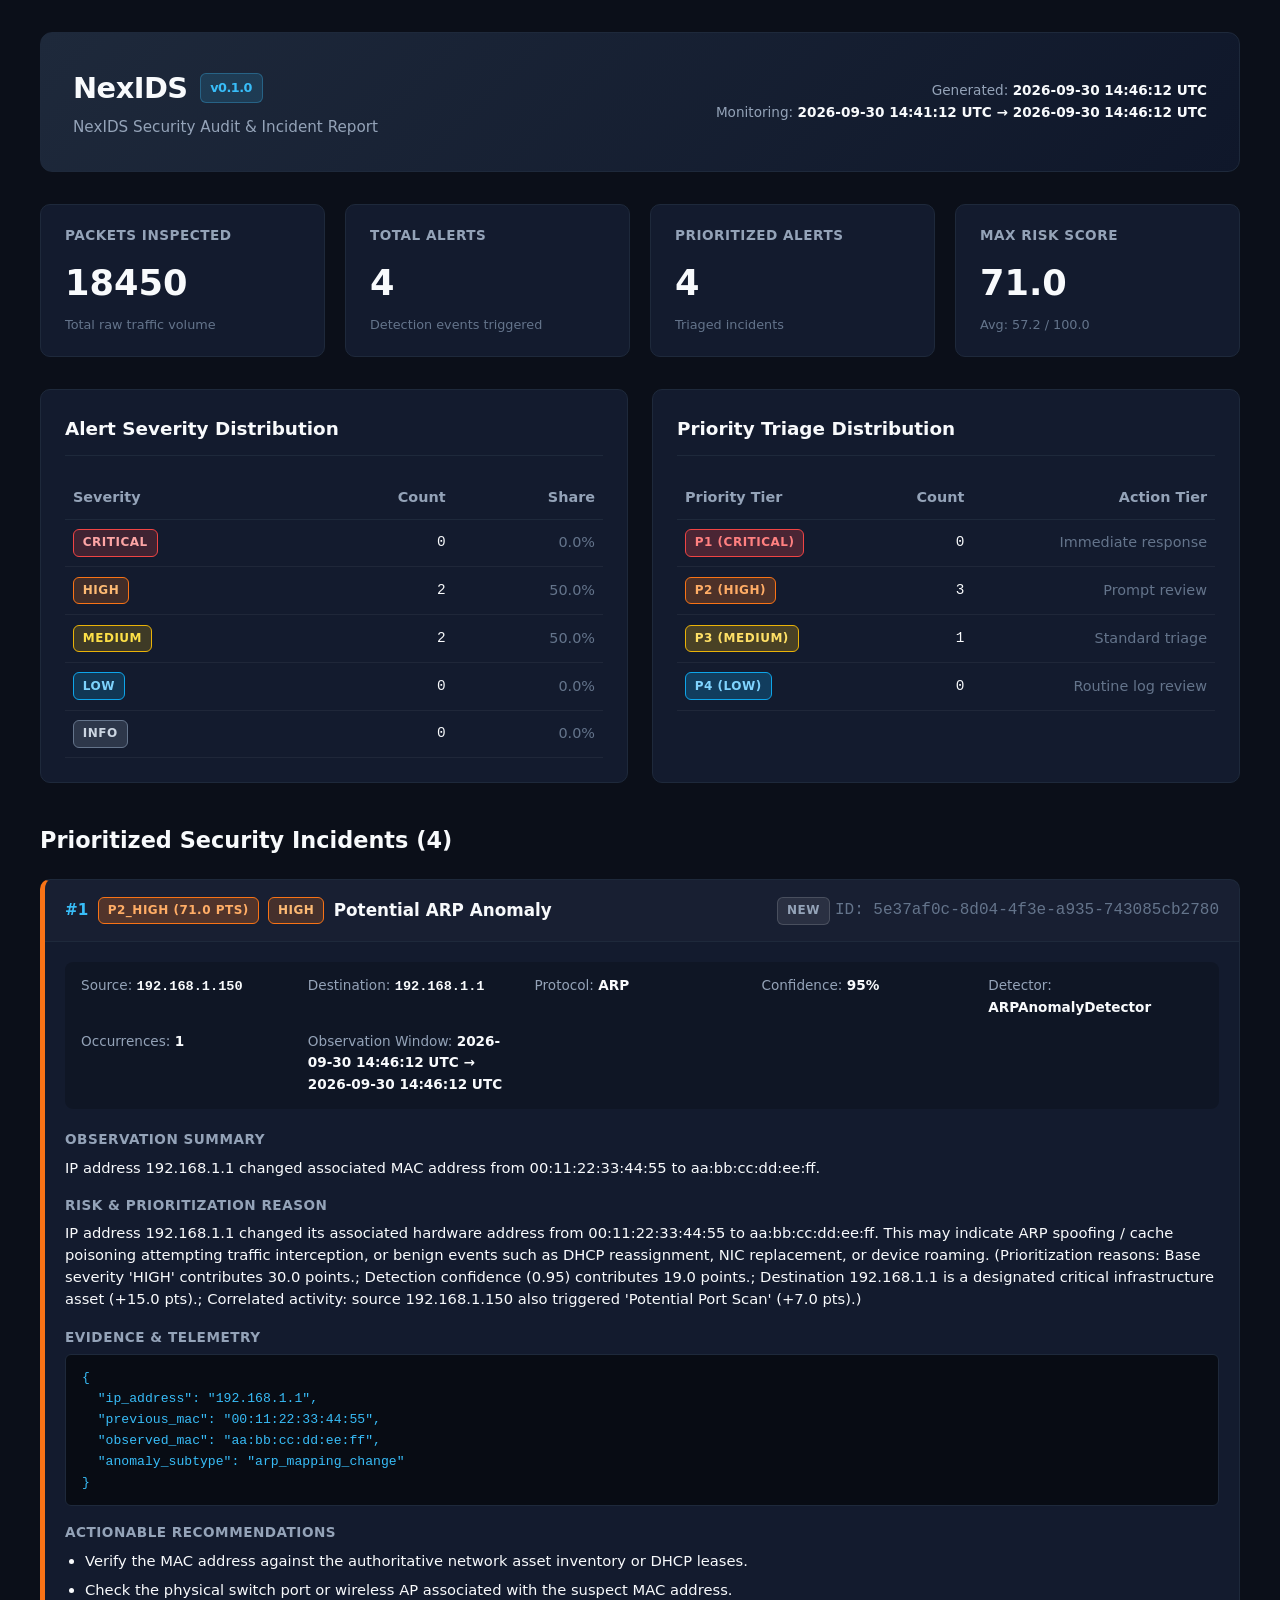
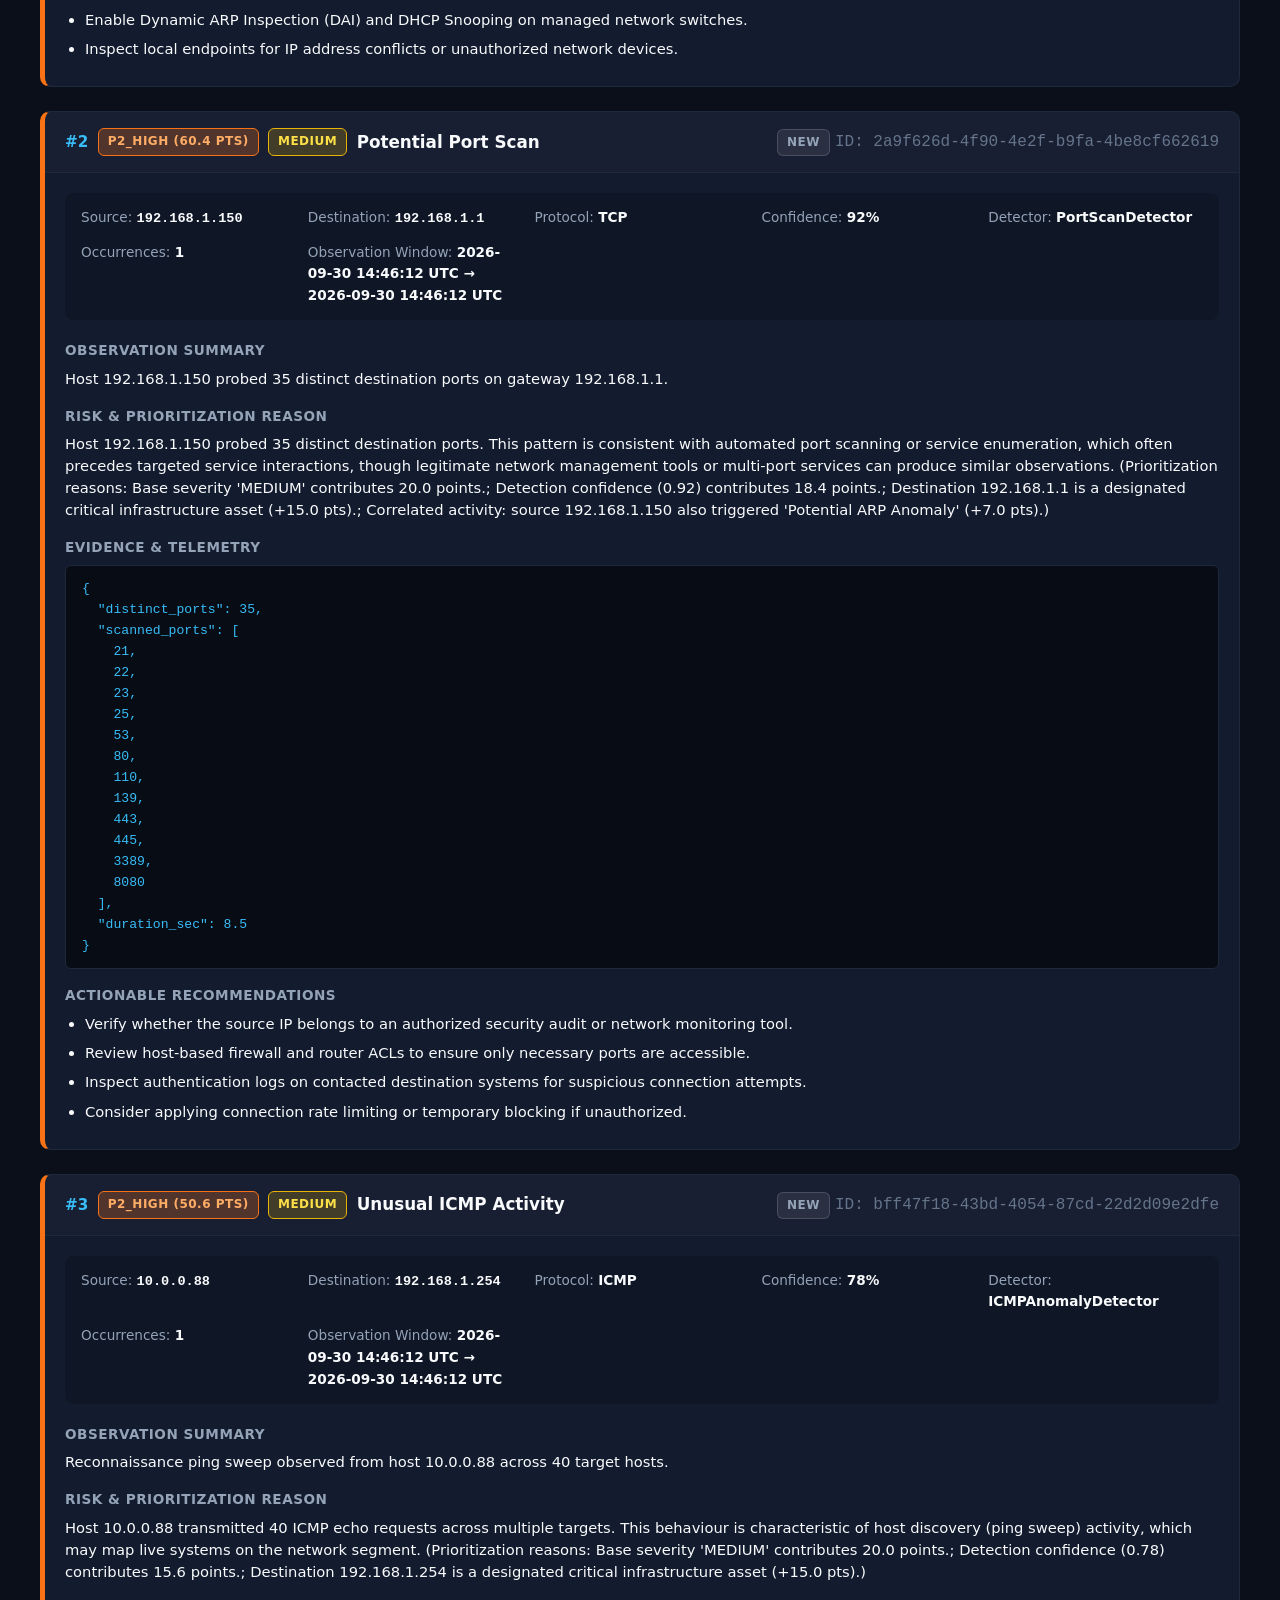
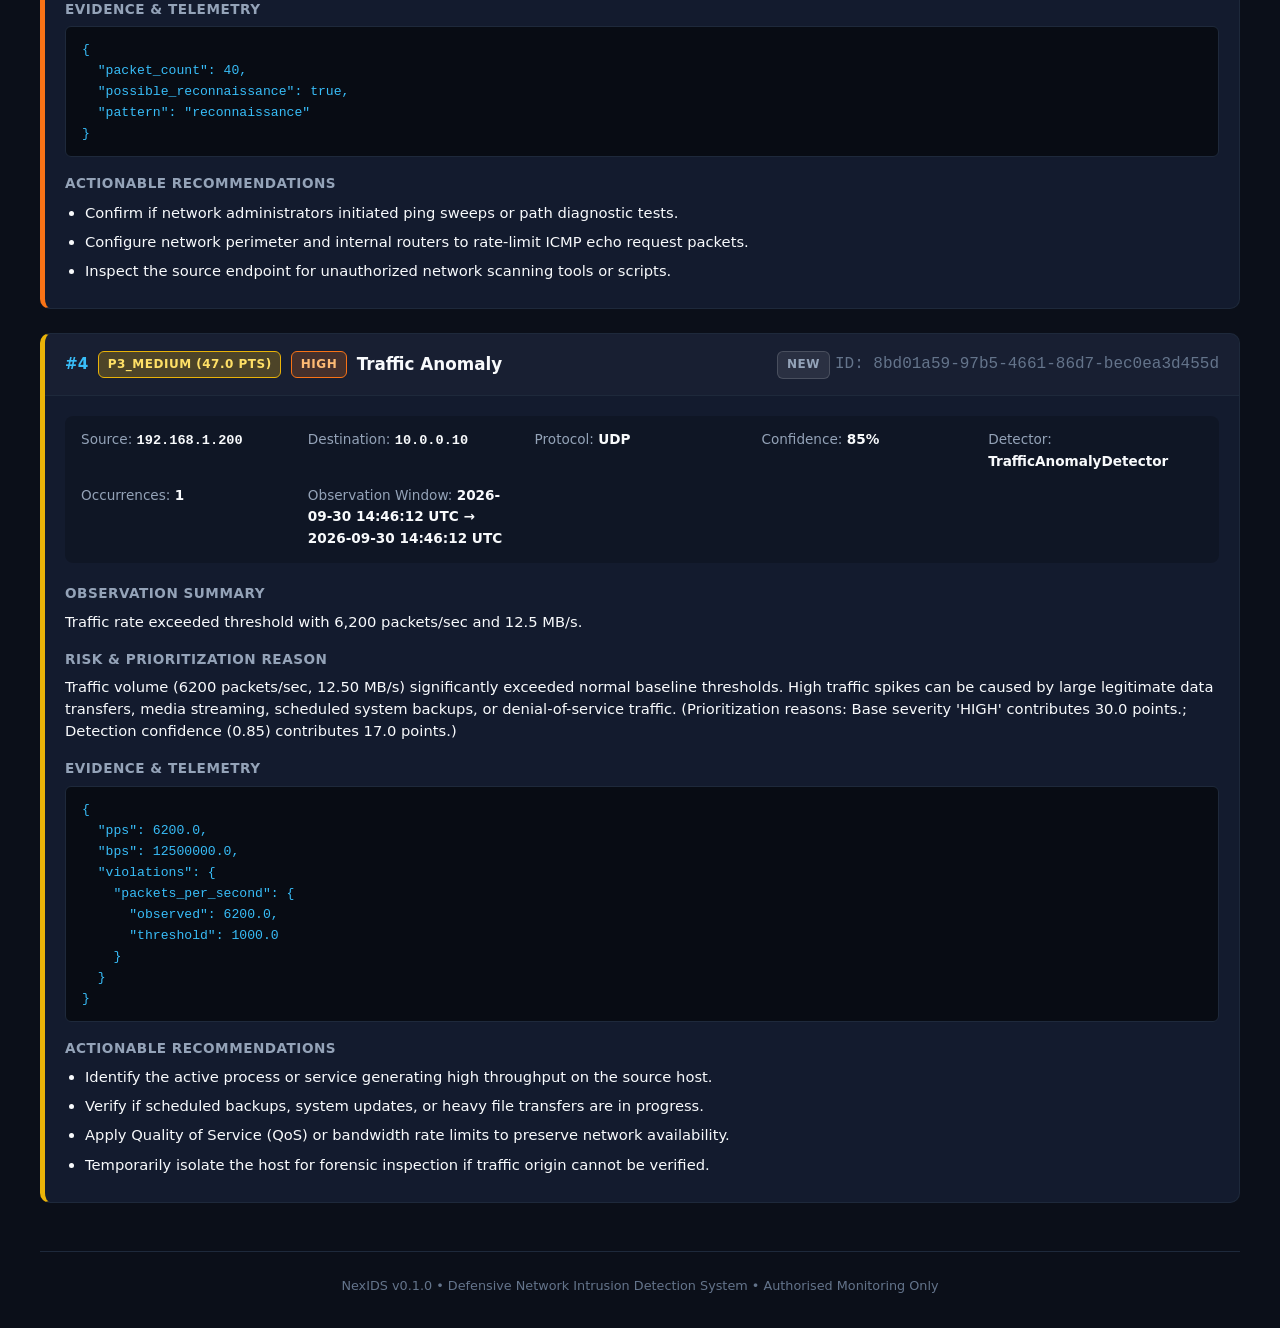
<file: reports/nexids_report_2026-09-30_144612.html>
<!DOCTYPE html>
<html lang="en">
<head>
    <meta charset="UTF-8">
    <meta name="viewport" content="width=device-width, initial-scale=1.0">
    <title>NexIDS Security Audit &amp; Incident Report</title>
    <style>
        :root {
            --bg-color: #0b0f19;
            --surface-color: #131b2e;
            --surface-border: #1e293b;
            --text-primary: #f8fafc;
            --text-secondary: #94a3b8;
            --text-muted: #64748b;
            --accent-blue: #38bdf8;
            --accent-cyan: #06b6d4;
            --danger: #ef4444;
            --warning: #f59e0b;
            --info: #3b82f6;
            --success: #10b981;
        }

        * {
            box-sizing: border-box;
            margin: 0;
            padding: 0;
        }

        body {
            font-family: system-ui, -apple-system, BlinkMacSystemFont, "Segoe UI", Roboto, Oxygen, Ubuntu, Cantarell, sans-serif;
            background-color: var(--bg-color);
            color: var(--text-primary);
            line-height: 1.6;
            padding: 2rem 1.5rem;
        }

        .container {
            max-width: 1200px;
            margin: 0 auto;
        }

        /* Header */
        header {
            background: linear-gradient(135deg, #1e293b 0%, #0f172a 100%);
            border: 1px solid var(--surface-border);
            border-radius: 12px;
            padding: 2rem;
            margin-bottom: 2rem;
            display: flex;
            justify-content: space-between;
            align-items: center;
            flex-wrap: wrap;
            gap: 1.5rem;
        }

        .brand-title {
            font-size: 1.8rem;
            font-weight: 700;
            letter-spacing: -0.5px;
            color: var(--text-primary);
            display: flex;
            align-items: center;
            gap: 0.75rem;
        }

        .brand-badge {
            background: rgba(56, 189, 248, 0.15);
            color: var(--accent-blue);
            font-size: 0.8rem;
            font-weight: 600;
            padding: 0.25rem 0.6rem;
            border-radius: 6px;
            border: 1px solid rgba(56, 189, 248, 0.3);
        }

        .report-subtitle {
            color: var(--text-secondary);
            font-size: 0.95rem;
            margin-top: 0.25rem;
        }

        .header-meta {
            text-align: right;
            font-size: 0.85rem;
            color: var(--text-secondary);
        }

        .header-meta strong {
            color: var(--text-primary);
        }

        /* Stats Grid */
        .stats-grid {
            display: grid;
            grid-template-columns: repeat(auto-fit, minmax(220px, 1fr));
            gap: 1.25rem;
            margin-bottom: 2rem;
        }

        .stat-card {
            background: var(--surface-color);
            border: 1px solid var(--surface-border);
            border-radius: 10px;
            padding: 1.25rem 1.5rem;
            display: flex;
            flex-direction: column;
            justify-content: space-between;
        }

        .stat-label {
            font-size: 0.85rem;
            text-transform: uppercase;
            font-weight: 600;
            letter-spacing: 0.5px;
            color: var(--text-secondary);
        }

        .stat-value {
            font-size: 2.2rem;
            font-weight: 700;
            margin-top: 0.5rem;
            color: var(--text-primary);
        }

        .stat-subtext {
            font-size: 0.8rem;
            color: var(--text-muted);
            margin-top: 0.25rem;
        }

        /* Summary Section */
        .summary-section {
            display: grid;
            grid-template-columns: 1fr 1fr;
            gap: 1.5rem;
            margin-bottom: 2.5rem;
        }

        @media (max-width: 800px) {
            .summary-section {
                grid-template-columns: 1fr;
            }
            .header-meta {
                text-align: left;
            }
        }

        .summary-card {
            background: var(--surface-color);
            border: 1px solid var(--surface-border);
            border-radius: 10px;
            padding: 1.5rem;
        }

        .summary-title {
            font-size: 1.15rem;
            font-weight: 600;
            margin-bottom: 1.25rem;
            color: var(--text-primary);
            border-bottom: 1px solid var(--surface-border);
            padding-bottom: 0.75rem;
        }

        .distribution-table {
            width: 100%;
            border-collapse: collapse;
            font-size: 0.9rem;
        }

        .distribution-table th, .distribution-table td {
            padding: 0.6rem 0.5rem;
            text-align: left;
        }

        .distribution-table th {
            color: var(--text-secondary);
            font-weight: 600;
            border-bottom: 1px solid var(--surface-border);
        }

        .distribution-table td {
            border-bottom: 1px solid rgba(255, 255, 255, 0.05);
        }

        .text-right {
            text-align: right !important;
        }

        /* Badges */
        .badge {
            display: inline-block;
            padding: 0.2rem 0.55rem;
            border-radius: 6px;
            font-size: 0.75rem;
            font-weight: 700;
            text-transform: uppercase;
            letter-spacing: 0.5px;
        }

        .badge-sev-critical { background: rgba(239, 68, 68, 0.2); color: #fca5a5; border: 1px solid #ef4444; }
        .badge-sev-high { background: rgba(249, 115, 22, 0.2); color: #fdba74; border: 1px solid #f97316; }
        .badge-sev-medium { background: rgba(234, 179, 8, 0.2); color: #fde047; border: 1px solid #eab308; }
        .badge-sev-low { background: rgba(14, 165, 233, 0.2); color: #7dd3fc; border: 1px solid #0ea5e9; }
        .badge-sev-info { background: rgba(148, 163, 184, 0.2); color: #cbd5e1; border: 1px solid #64748b; }

        .badge-pri-p1_critical { background: rgba(239, 68, 68, 0.25); color: #ff8080; border: 1px solid #ef4444; }
        .badge-pri-p2_high { background: rgba(249, 115, 22, 0.25); color: #ffad66; border: 1px solid #f97316; }
        .badge-pri-p3_medium { background: rgba(234, 179, 8, 0.25); color: #ffe066; border: 1px solid #eab308; }
        .badge-pri-p4_low { background: rgba(14, 165, 233, 0.25); color: #80d4ff; border: 1px solid #0ea5e9; }

        .badge-status { background: rgba(255, 255, 255, 0.08); color: var(--text-secondary); border: 1px solid rgba(255, 255, 255, 0.15); }

        /* Alert Cards */
        .section-header {
            font-size: 1.4rem;
            font-weight: 700;
            margin-bottom: 1.25rem;
            color: var(--text-primary);
        }

        .alert-card {
            background: var(--surface-color);
            border: 1px solid var(--surface-border);
            border-radius: 10px;
            margin-bottom: 1.5rem;
            overflow: hidden;
            transition: border-color 0.2s;
        }

        .alert-card.priority-p1_critical { border-left: 5px solid #ef4444; }
        .alert-card.priority-p2_high { border-left: 5px solid #f97316; }
        .alert-card.priority-p3_medium { border-left: 5px solid #eab308; }
        .alert-card.priority-p4_low { border-left: 5px solid #0ea5e9; }

        .alert-card-header {
            background: rgba(255, 255, 255, 0.02);
            border-bottom: 1px solid var(--surface-border);
            padding: 1rem 1.25rem;
            display: flex;
            justify-content: space-between;
            align-items: center;
            flex-wrap: wrap;
            gap: 0.75rem;
        }

        .alert-header-left {
            display: flex;
            align-items: center;
            gap: 0.6rem;
            flex-wrap: wrap;
        }

        .rank-indicator {
            font-size: 0.95rem;
            font-weight: 700;
            color: var(--accent-blue);
        }

        .alert-title {
            font-size: 1.05rem;
            font-weight: 600;
            color: var(--text-primary);
        }

        .alert-card-body {
            padding: 1.25rem;
        }

        .alert-meta-grid {
            display: grid;
            grid-template-columns: repeat(auto-fit, minmax(200px, 1fr));
            gap: 0.75rem;
            background: rgba(0, 0, 0, 0.2);
            padding: 0.85rem 1rem;
            border-radius: 8px;
            font-size: 0.85rem;
            margin-bottom: 1.25rem;
        }

        .meta-label {
            color: var(--text-secondary);
            font-weight: 500;
        }

        .meta-value {
            color: var(--text-primary);
            font-weight: 600;
        }

        .mono {
            font-family: ui-monospace, SFMono-Regular, Menlo, Monaco, Consolas, "Liberation Mono", monospace;
        }

        .alert-section {
            margin-top: 1rem;
        }

        .section-subtitle {
            font-size: 0.85rem;
            text-transform: uppercase;
            font-weight: 600;
            color: var(--text-secondary);
            margin-bottom: 0.35rem;
            letter-spacing: 0.5px;
        }

        .section-text {
            font-size: 0.92rem;
            color: var(--text-primary);
            line-height: 1.5;
        }

        pre {
            background: #080c14;
            border: 1px solid var(--surface-border);
            border-radius: 6px;
            padding: 0.75rem 1rem;
            overflow-x: auto;
            font-family: ui-monospace, SFMono-Regular, Menlo, Monaco, Consolas, monospace;
            font-size: 0.82rem;
            color: #38bdf8;
            margin-top: 0.25rem;
        }

        .recommendations-list {
            margin-left: 1.25rem;
            font-size: 0.92rem;
            color: var(--text-primary);
            margin-top: 0.25rem;
        }

        .recommendations-list li {
            margin-bottom: 0.35rem;
        }

        .empty-state {
            background: var(--surface-color);
            border: 1px dashed var(--surface-border);
            border-radius: 10px;
            padding: 3rem 1.5rem;
            text-align: center;
        }

        .text-muted {
            color: var(--text-muted);
        }

        footer {
            margin-top: 3rem;
            text-align: center;
            font-size: 0.8rem;
            color: var(--text-muted);
            border-top: 1px solid var(--surface-border);
            padding-top: 1.5rem;
        }
    </style>
</head>
<body>
    <div class="container">
        <!-- Header -->
        <header>
            <div>
                <div class="brand-title">
                    <span>NexIDS</span>
                    <span class="brand-badge">v0.1.0</span>
                </div>
                <div class="report-subtitle">NexIDS Security Audit &amp; Incident Report</div>
            </div>
            <div class="header-meta">
                <div>Generated: <strong>2026-09-30 14:46:12 UTC</strong></div>
                <div>Monitoring: <strong>2026-09-30 14:41:12 UTC &rarr; 2026-09-30 14:46:12 UTC</strong></div>
            </div>
        </header>

        <!-- Stats Overview -->
        <div class="stats-grid">
            <div class="stat-card">
                <span class="stat-label">Packets Inspected</span>
                <span class="stat-value">18450</span>
                <span class="stat-subtext">Total raw traffic volume</span>
            </div>
            <div class="stat-card">
                <span class="stat-label">Total Alerts</span>
                <span class="stat-value">4</span>
                <span class="stat-subtext">Detection events triggered</span>
            </div>
            <div class="stat-card">
                <span class="stat-label">Prioritized Alerts</span>
                <span class="stat-value">4</span>
                <span class="stat-subtext">Triaged incidents</span>
            </div>
            <div class="stat-card">
                <span class="stat-label">Max Risk Score</span>
                <span class="stat-value">71.0</span>
                <span class="stat-subtext">Avg: 57.2 / 100.0</span>
            </div>
        </div>

        <!-- Summary Tables -->
        <div class="summary-section">
            <div class="summary-card">
                <div class="summary-title">Alert Severity Distribution</div>
                <table class="distribution-table">
                    <thead>
                        <tr>
                            <th>Severity</th>
                            <th class="text-right">Count</th>
                            <th class="text-right">Share</th>
                        </tr>
                    </thead>
                    <tbody>
                        <tr>
                            <td><span class="badge badge-sev-critical">CRITICAL</span></td>
                            <td class="text-right mono">0</td>
                            <td class="text-right text-muted">0.0%</td>
                        </tr>
                        <tr>
                            <td><span class="badge badge-sev-high">HIGH</span></td>
                            <td class="text-right mono">2</td>
                            <td class="text-right text-muted">50.0%</td>
                        </tr>
                        <tr>
                            <td><span class="badge badge-sev-medium">MEDIUM</span></td>
                            <td class="text-right mono">2</td>
                            <td class="text-right text-muted">50.0%</td>
                        </tr>
                        <tr>
                            <td><span class="badge badge-sev-low">LOW</span></td>
                            <td class="text-right mono">0</td>
                            <td class="text-right text-muted">0.0%</td>
                        </tr>
                        <tr>
                            <td><span class="badge badge-sev-info">INFO</span></td>
                            <td class="text-right mono">0</td>
                            <td class="text-right text-muted">0.0%</td>
                        </tr>
                    </tbody>
                </table>
            </div>

            <div class="summary-card">
                <div class="summary-title">Priority Triage Distribution</div>
                <table class="distribution-table">
                    <thead>
                        <tr>
                            <th>Priority Tier</th>
                            <th class="text-right">Count</th>
                            <th class="text-right">Action Tier</th>
                        </tr>
                    </thead>
                    <tbody>
                        <tr>
                            <td><span class="badge badge-pri-p1_critical">P1 (Critical)</span></td>
                            <td class="text-right mono">0</td>
                            <td class="text-right text-muted">Immediate response</td>
                        </tr>
                        <tr>
                            <td><span class="badge badge-pri-p2_high">P2 (High)</span></td>
                            <td class="text-right mono">3</td>
                            <td class="text-right text-muted">Prompt review</td>
                        </tr>
                        <tr>
                            <td><span class="badge badge-pri-p3_medium">P3 (Medium)</span></td>
                            <td class="text-right mono">1</td>
                            <td class="text-right text-muted">Standard triage</td>
                        </tr>
                        <tr>
                            <td><span class="badge badge-pri-p4_low">P4 (Low)</span></td>
                            <td class="text-right mono">0</td>
                            <td class="text-right text-muted">Routine log review</td>
                        </tr>
                    </tbody>
                </table>
            </div>
        </div>

        <!-- Priority Alerts Section -->
        <div class="section-header">Prioritized Security Incidents (4)</div>
        
                <div class="alert-card priority-p2_high">
                    <div class="alert-card-header">
                        <div class="alert-header-left">
                            <span class="rank-indicator">#1</span>
                            <span class="badge badge-pri-p2_high">P2_HIGH (71.0 pts)</span>
                            <span class="badge badge-sev-high">HIGH</span>
                            <span class="alert-title">Potential ARP Anomaly</span>
                        </div>
                        <div class="alert-header-right">
                            <span class="badge badge-status">NEW</span>
                            <span class="alert-id mono text-muted">ID: 5e37af0c-8d04-4f3e-a935-743085cb2780</span>
                        </div>
                    </div>
                    <div class="alert-card-body">
                        <div class="alert-meta-grid">
                            <div><span class="meta-label">Source:</span> <span class="meta-value mono">192.168.1.150</span></div>
                            <div><span class="meta-label">Destination:</span> <span class="meta-value mono">192.168.1.1</span></div>
                            <div><span class="meta-label">Protocol:</span> <span class="meta-value">ARP</span></div>
                            <div><span class="meta-label">Confidence:</span> <span class="meta-value">95%</span></div>
                            <div><span class="meta-label">Detector:</span> <span class="meta-value">ARPAnomalyDetector</span></div>
                            <div><span class="meta-label">Occurrences:</span> <span class="meta-value">1</span></div>
                            <div><span class="meta-label">Observation Window:</span> <span class="meta-value">2026-09-30 14:46:12 UTC &rarr; 2026-09-30 14:46:12 UTC</span></div>
                        </div>

                        <div class="alert-section">
                            <div class="section-subtitle">Observation Summary</div>
                            <p class="section-text">IP address 192.168.1.1 changed associated MAC address from 00:11:22:33:44:55 to aa:bb:cc:dd:ee:ff.</p>
                        </div>

                        <div class="alert-section">
                            <div class="section-subtitle">Risk & Prioritization Reason</div>
                            <p class="section-text">IP address 192.168.1.1 changed its associated hardware address from 00:11:22:33:44:55 to aa:bb:cc:dd:ee:ff. This may indicate ARP spoofing / cache poisoning attempting traffic interception, or benign events such as DHCP reassignment, NIC replacement, or device roaming. (Prioritization reasons: Base severity &#x27;HIGH&#x27; contributes 30.0 points.; Detection confidence (0.95) contributes 19.0 points.; Destination 192.168.1.1 is a designated critical infrastructure asset (+15.0 pts).; Correlated activity: source 192.168.1.150 also triggered &#x27;Potential Port Scan&#x27; (+7.0 pts).)</p>
                        </div>

                        <div class="alert-section">
                            <div class="section-subtitle">Evidence & Telemetry</div>
                            <pre><code>{
  &quot;ip_address&quot;: &quot;192.168.1.1&quot;,
  &quot;previous_mac&quot;: &quot;00:11:22:33:44:55&quot;,
  &quot;observed_mac&quot;: &quot;aa:bb:cc:dd:ee:ff&quot;,
  &quot;anomaly_subtype&quot;: &quot;arp_mapping_change&quot;
}</code></pre>
                        </div>

                        <div class="alert-section">
                            <div class="section-subtitle">Actionable Recommendations</div>
                            <ul class='recommendations-list'><li>Verify the MAC address against the authoritative network asset inventory or DHCP leases.</li><li>Check the physical switch port or wireless AP associated with the suspect MAC address.</li><li>Enable Dynamic ARP Inspection (DAI) and DHCP Snooping on managed network switches.</li><li>Inspect local endpoints for IP address conflicts or unauthorized network devices.</li></ul>
                        </div>
                    </div>
                </div>
                

                <div class="alert-card priority-p2_high">
                    <div class="alert-card-header">
                        <div class="alert-header-left">
                            <span class="rank-indicator">#2</span>
                            <span class="badge badge-pri-p2_high">P2_HIGH (60.4 pts)</span>
                            <span class="badge badge-sev-medium">MEDIUM</span>
                            <span class="alert-title">Potential Port Scan</span>
                        </div>
                        <div class="alert-header-right">
                            <span class="badge badge-status">NEW</span>
                            <span class="alert-id mono text-muted">ID: 2a9f626d-4f90-4e2f-b9fa-4be8cf662619</span>
                        </div>
                    </div>
                    <div class="alert-card-body">
                        <div class="alert-meta-grid">
                            <div><span class="meta-label">Source:</span> <span class="meta-value mono">192.168.1.150</span></div>
                            <div><span class="meta-label">Destination:</span> <span class="meta-value mono">192.168.1.1</span></div>
                            <div><span class="meta-label">Protocol:</span> <span class="meta-value">TCP</span></div>
                            <div><span class="meta-label">Confidence:</span> <span class="meta-value">92%</span></div>
                            <div><span class="meta-label">Detector:</span> <span class="meta-value">PortScanDetector</span></div>
                            <div><span class="meta-label">Occurrences:</span> <span class="meta-value">1</span></div>
                            <div><span class="meta-label">Observation Window:</span> <span class="meta-value">2026-09-30 14:46:12 UTC &rarr; 2026-09-30 14:46:12 UTC</span></div>
                        </div>

                        <div class="alert-section">
                            <div class="section-subtitle">Observation Summary</div>
                            <p class="section-text">Host 192.168.1.150 probed 35 distinct destination ports on gateway 192.168.1.1.</p>
                        </div>

                        <div class="alert-section">
                            <div class="section-subtitle">Risk & Prioritization Reason</div>
                            <p class="section-text">Host 192.168.1.150 probed 35 distinct destination ports. This pattern is consistent with automated port scanning or service enumeration, which often precedes targeted service interactions, though legitimate network management tools or multi-port services can produce similar observations. (Prioritization reasons: Base severity &#x27;MEDIUM&#x27; contributes 20.0 points.; Detection confidence (0.92) contributes 18.4 points.; Destination 192.168.1.1 is a designated critical infrastructure asset (+15.0 pts).; Correlated activity: source 192.168.1.150 also triggered &#x27;Potential ARP Anomaly&#x27; (+7.0 pts).)</p>
                        </div>

                        <div class="alert-section">
                            <div class="section-subtitle">Evidence & Telemetry</div>
                            <pre><code>{
  &quot;distinct_ports&quot;: 35,
  &quot;scanned_ports&quot;: [
    21,
    22,
    23,
    25,
    53,
    80,
    110,
    139,
    443,
    445,
    3389,
    8080
  ],
  &quot;duration_sec&quot;: 8.5
}</code></pre>
                        </div>

                        <div class="alert-section">
                            <div class="section-subtitle">Actionable Recommendations</div>
                            <ul class='recommendations-list'><li>Verify whether the source IP belongs to an authorized security audit or network monitoring tool.</li><li>Review host-based firewall and router ACLs to ensure only necessary ports are accessible.</li><li>Inspect authentication logs on contacted destination systems for suspicious connection attempts.</li><li>Consider applying connection rate limiting or temporary blocking if unauthorized.</li></ul>
                        </div>
                    </div>
                </div>
                

                <div class="alert-card priority-p2_high">
                    <div class="alert-card-header">
                        <div class="alert-header-left">
                            <span class="rank-indicator">#3</span>
                            <span class="badge badge-pri-p2_high">P2_HIGH (50.6 pts)</span>
                            <span class="badge badge-sev-medium">MEDIUM</span>
                            <span class="alert-title">Unusual ICMP Activity</span>
                        </div>
                        <div class="alert-header-right">
                            <span class="badge badge-status">NEW</span>
                            <span class="alert-id mono text-muted">ID: bff47f18-43bd-4054-87cd-22d2d09e2dfe</span>
                        </div>
                    </div>
                    <div class="alert-card-body">
                        <div class="alert-meta-grid">
                            <div><span class="meta-label">Source:</span> <span class="meta-value mono">10.0.0.88</span></div>
                            <div><span class="meta-label">Destination:</span> <span class="meta-value mono">192.168.1.254</span></div>
                            <div><span class="meta-label">Protocol:</span> <span class="meta-value">ICMP</span></div>
                            <div><span class="meta-label">Confidence:</span> <span class="meta-value">78%</span></div>
                            <div><span class="meta-label">Detector:</span> <span class="meta-value">ICMPAnomalyDetector</span></div>
                            <div><span class="meta-label">Occurrences:</span> <span class="meta-value">1</span></div>
                            <div><span class="meta-label">Observation Window:</span> <span class="meta-value">2026-09-30 14:46:12 UTC &rarr; 2026-09-30 14:46:12 UTC</span></div>
                        </div>

                        <div class="alert-section">
                            <div class="section-subtitle">Observation Summary</div>
                            <p class="section-text">Reconnaissance ping sweep observed from host 10.0.0.88 across 40 target hosts.</p>
                        </div>

                        <div class="alert-section">
                            <div class="section-subtitle">Risk & Prioritization Reason</div>
                            <p class="section-text">Host 10.0.0.88 transmitted 40 ICMP echo requests across multiple targets. This behaviour is characteristic of host discovery (ping sweep) activity, which may map live systems on the network segment. (Prioritization reasons: Base severity &#x27;MEDIUM&#x27; contributes 20.0 points.; Detection confidence (0.78) contributes 15.6 points.; Destination 192.168.1.254 is a designated critical infrastructure asset (+15.0 pts).)</p>
                        </div>

                        <div class="alert-section">
                            <div class="section-subtitle">Evidence & Telemetry</div>
                            <pre><code>{
  &quot;packet_count&quot;: 40,
  &quot;possible_reconnaissance&quot;: true,
  &quot;pattern&quot;: &quot;reconnaissance&quot;
}</code></pre>
                        </div>

                        <div class="alert-section">
                            <div class="section-subtitle">Actionable Recommendations</div>
                            <ul class='recommendations-list'><li>Confirm if network administrators initiated ping sweeps or path diagnostic tests.</li><li>Configure network perimeter and internal routers to rate-limit ICMP echo request packets.</li><li>Inspect the source endpoint for unauthorized network scanning tools or scripts.</li></ul>
                        </div>
                    </div>
                </div>
                

                <div class="alert-card priority-p3_medium">
                    <div class="alert-card-header">
                        <div class="alert-header-left">
                            <span class="rank-indicator">#4</span>
                            <span class="badge badge-pri-p3_medium">P3_MEDIUM (47.0 pts)</span>
                            <span class="badge badge-sev-high">HIGH</span>
                            <span class="alert-title">Traffic Anomaly</span>
                        </div>
                        <div class="alert-header-right">
                            <span class="badge badge-status">NEW</span>
                            <span class="alert-id mono text-muted">ID: 8bd01a59-97b5-4661-86d7-bec0ea3d455d</span>
                        </div>
                    </div>
                    <div class="alert-card-body">
                        <div class="alert-meta-grid">
                            <div><span class="meta-label">Source:</span> <span class="meta-value mono">192.168.1.200</span></div>
                            <div><span class="meta-label">Destination:</span> <span class="meta-value mono">10.0.0.10</span></div>
                            <div><span class="meta-label">Protocol:</span> <span class="meta-value">UDP</span></div>
                            <div><span class="meta-label">Confidence:</span> <span class="meta-value">85%</span></div>
                            <div><span class="meta-label">Detector:</span> <span class="meta-value">TrafficAnomalyDetector</span></div>
                            <div><span class="meta-label">Occurrences:</span> <span class="meta-value">1</span></div>
                            <div><span class="meta-label">Observation Window:</span> <span class="meta-value">2026-09-30 14:46:12 UTC &rarr; 2026-09-30 14:46:12 UTC</span></div>
                        </div>

                        <div class="alert-section">
                            <div class="section-subtitle">Observation Summary</div>
                            <p class="section-text">Traffic rate exceeded threshold with 6,200 packets/sec and 12.5 MB/s.</p>
                        </div>

                        <div class="alert-section">
                            <div class="section-subtitle">Risk & Prioritization Reason</div>
                            <p class="section-text">Traffic volume (6200 packets/sec, 12.50 MB/s) significantly exceeded normal baseline thresholds. High traffic spikes can be caused by large legitimate data transfers, media streaming, scheduled system backups, or denial-of-service traffic. (Prioritization reasons: Base severity &#x27;HIGH&#x27; contributes 30.0 points.; Detection confidence (0.85) contributes 17.0 points.)</p>
                        </div>

                        <div class="alert-section">
                            <div class="section-subtitle">Evidence & Telemetry</div>
                            <pre><code>{
  &quot;pps&quot;: 6200.0,
  &quot;bps&quot;: 12500000.0,
  &quot;violations&quot;: {
    &quot;packets_per_second&quot;: {
      &quot;observed&quot;: 6200.0,
      &quot;threshold&quot;: 1000.0
    }
  }
}</code></pre>
                        </div>

                        <div class="alert-section">
                            <div class="section-subtitle">Actionable Recommendations</div>
                            <ul class='recommendations-list'><li>Identify the active process or service generating high throughput on the source host.</li><li>Verify if scheduled backups, system updates, or heavy file transfers are in progress.</li><li>Apply Quality of Service (QoS) or bandwidth rate limits to preserve network availability.</li><li>Temporarily isolate the host for forensic inspection if traffic origin cannot be verified.</li></ul>
                        </div>
                    </div>
                </div>
                

        <!-- Footer -->
        <footer>
            NexIDS v0.1.0 &bull; Defensive Network Intrusion Detection System &bull; Authorised Monitoring Only
        </footer>
    </div>
</body>
</html>
</file>
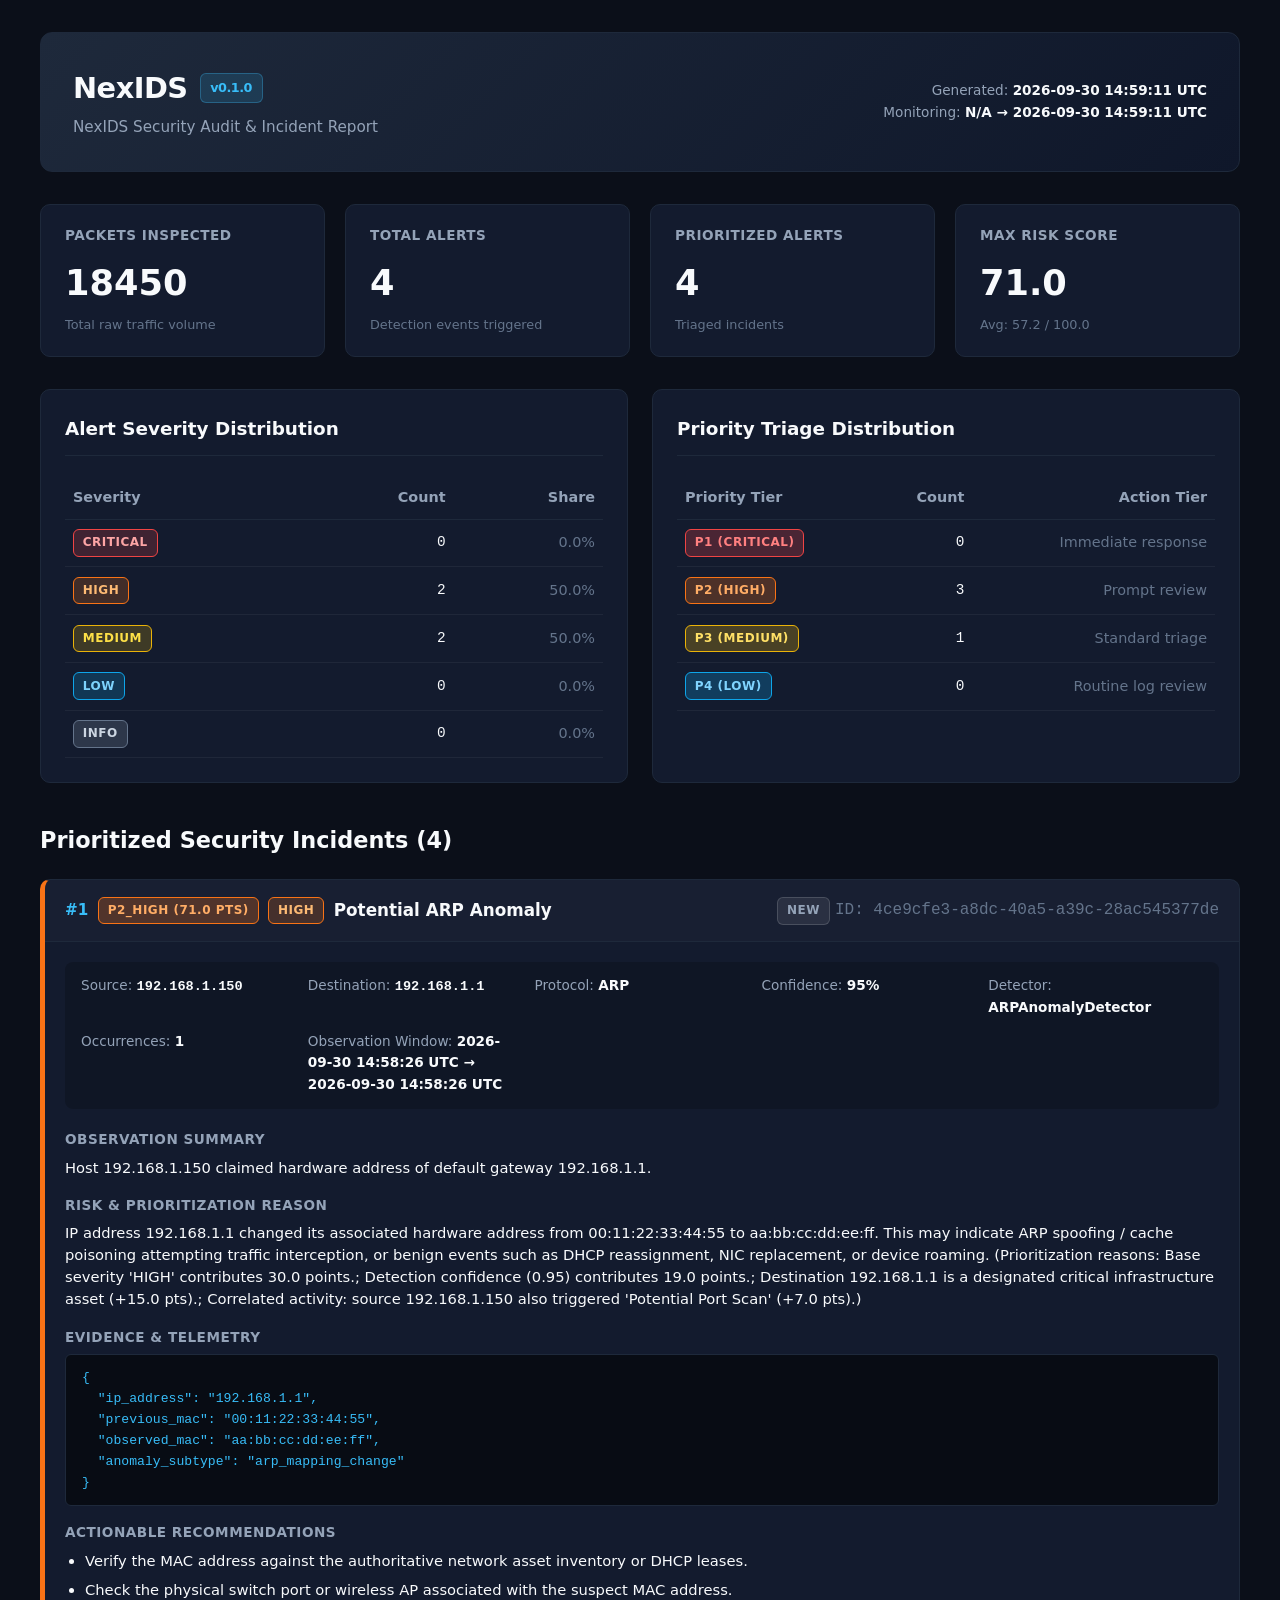
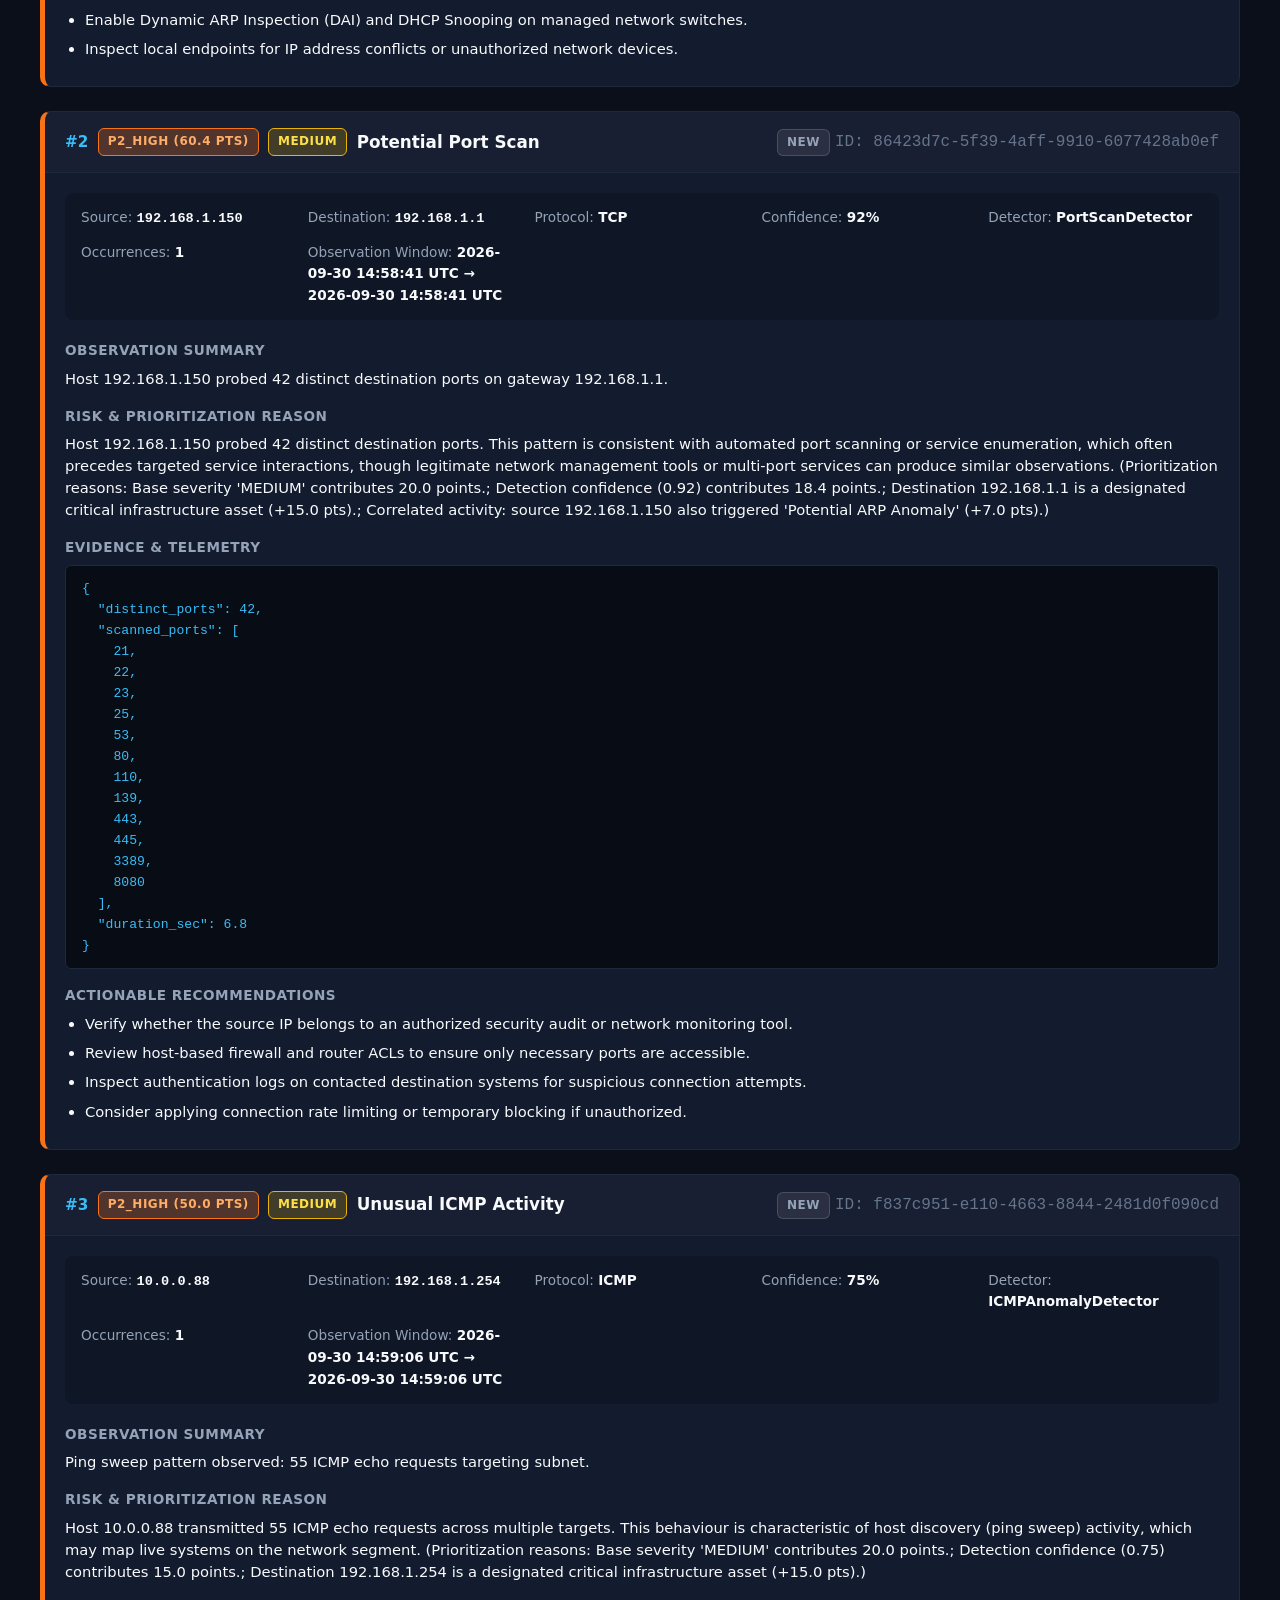
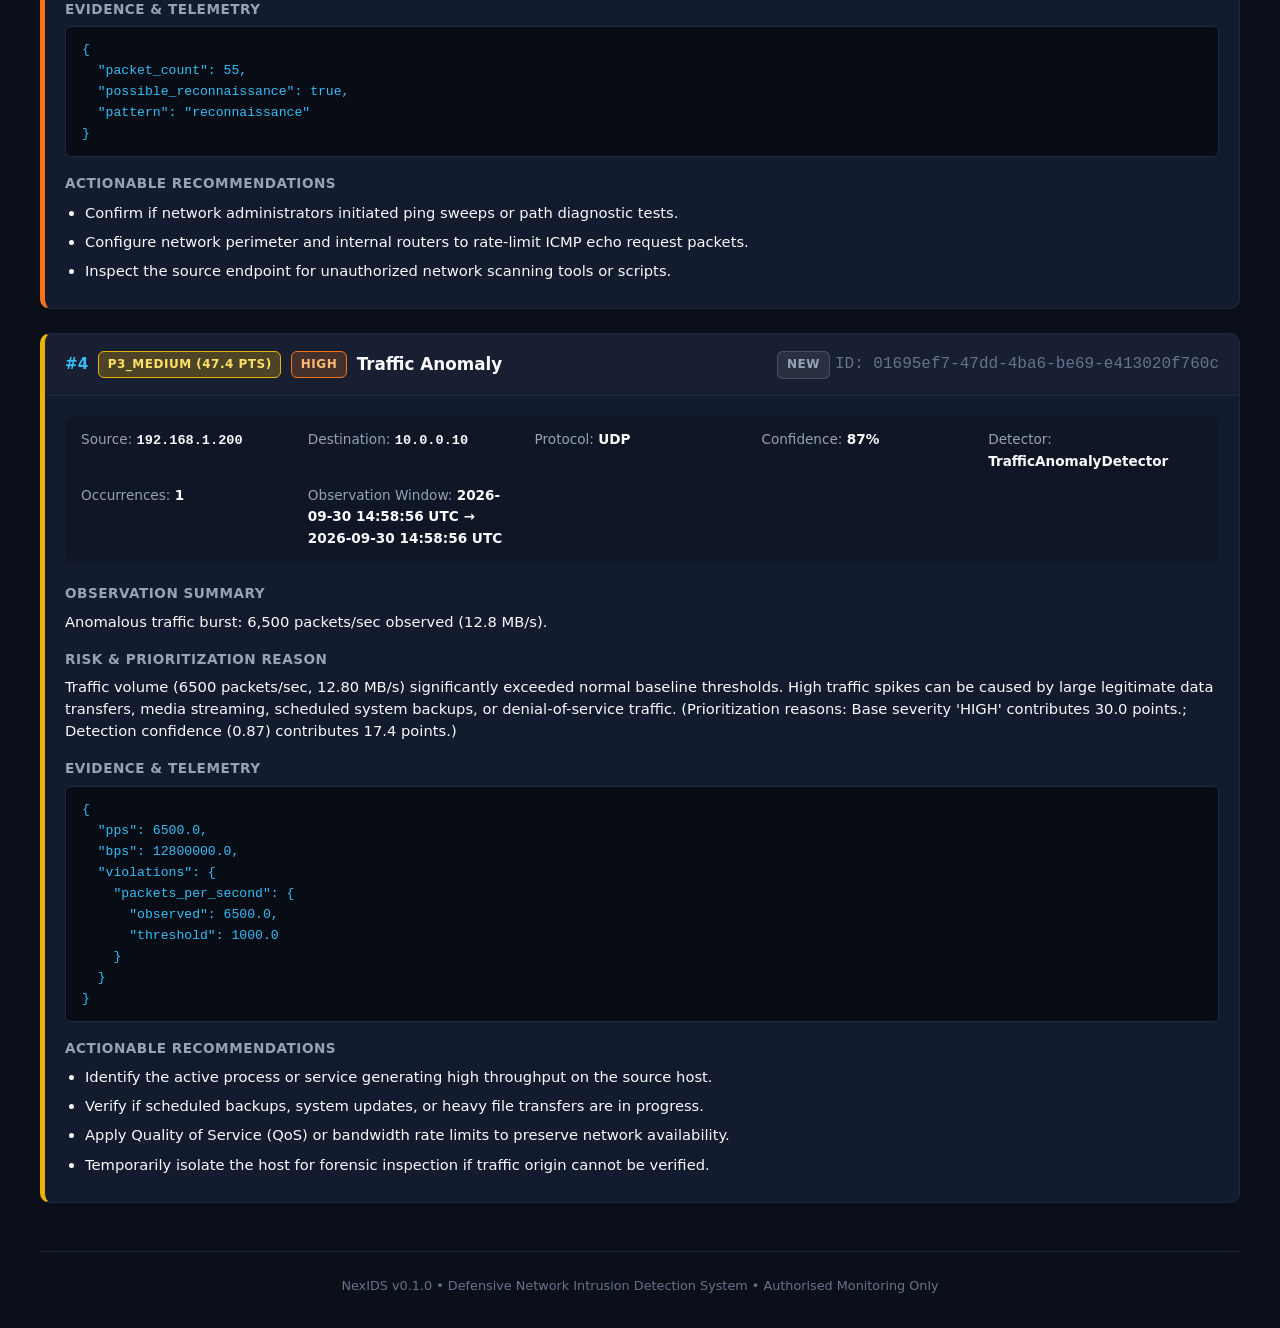
<file: reports/nexids_report_2026-09-30_145911.html>
<!DOCTYPE html>
<html lang="en">
<head>
    <meta charset="UTF-8">
    <meta name="viewport" content="width=device-width, initial-scale=1.0">
    <title>NexIDS Security Audit &amp; Incident Report</title>
    <style>
        :root {
            --bg-color: #0b0f19;
            --surface-color: #131b2e;
            --surface-border: #1e293b;
            --text-primary: #f8fafc;
            --text-secondary: #94a3b8;
            --text-muted: #64748b;
            --accent-blue: #38bdf8;
            --accent-cyan: #06b6d4;
            --danger: #ef4444;
            --warning: #f59e0b;
            --info: #3b82f6;
            --success: #10b981;
        }

        * {
            box-sizing: border-box;
            margin: 0;
            padding: 0;
        }

        body {
            font-family: system-ui, -apple-system, BlinkMacSystemFont, "Segoe UI", Roboto, Oxygen, Ubuntu, Cantarell, sans-serif;
            background-color: var(--bg-color);
            color: var(--text-primary);
            line-height: 1.6;
            padding: 2rem 1.5rem;
        }

        .container {
            max-width: 1200px;
            margin: 0 auto;
        }

        /* Header */
        header {
            background: linear-gradient(135deg, #1e293b 0%, #0f172a 100%);
            border: 1px solid var(--surface-border);
            border-radius: 12px;
            padding: 2rem;
            margin-bottom: 2rem;
            display: flex;
            justify-content: space-between;
            align-items: center;
            flex-wrap: wrap;
            gap: 1.5rem;
        }

        .brand-title {
            font-size: 1.8rem;
            font-weight: 700;
            letter-spacing: -0.5px;
            color: var(--text-primary);
            display: flex;
            align-items: center;
            gap: 0.75rem;
        }

        .brand-badge {
            background: rgba(56, 189, 248, 0.15);
            color: var(--accent-blue);
            font-size: 0.8rem;
            font-weight: 600;
            padding: 0.25rem 0.6rem;
            border-radius: 6px;
            border: 1px solid rgba(56, 189, 248, 0.3);
        }

        .report-subtitle {
            color: var(--text-secondary);
            font-size: 0.95rem;
            margin-top: 0.25rem;
        }

        .header-meta {
            text-align: right;
            font-size: 0.85rem;
            color: var(--text-secondary);
        }

        .header-meta strong {
            color: var(--text-primary);
        }

        /* Stats Grid */
        .stats-grid {
            display: grid;
            grid-template-columns: repeat(auto-fit, minmax(220px, 1fr));
            gap: 1.25rem;
            margin-bottom: 2rem;
        }

        .stat-card {
            background: var(--surface-color);
            border: 1px solid var(--surface-border);
            border-radius: 10px;
            padding: 1.25rem 1.5rem;
            display: flex;
            flex-direction: column;
            justify-content: space-between;
        }

        .stat-label {
            font-size: 0.85rem;
            text-transform: uppercase;
            font-weight: 600;
            letter-spacing: 0.5px;
            color: var(--text-secondary);
        }

        .stat-value {
            font-size: 2.2rem;
            font-weight: 700;
            margin-top: 0.5rem;
            color: var(--text-primary);
        }

        .stat-subtext {
            font-size: 0.8rem;
            color: var(--text-muted);
            margin-top: 0.25rem;
        }

        /* Summary Section */
        .summary-section {
            display: grid;
            grid-template-columns: 1fr 1fr;
            gap: 1.5rem;
            margin-bottom: 2.5rem;
        }

        @media (max-width: 800px) {
            .summary-section {
                grid-template-columns: 1fr;
            }
            .header-meta {
                text-align: left;
            }
        }

        .summary-card {
            background: var(--surface-color);
            border: 1px solid var(--surface-border);
            border-radius: 10px;
            padding: 1.5rem;
        }

        .summary-title {
            font-size: 1.15rem;
            font-weight: 600;
            margin-bottom: 1.25rem;
            color: var(--text-primary);
            border-bottom: 1px solid var(--surface-border);
            padding-bottom: 0.75rem;
        }

        .distribution-table {
            width: 100%;
            border-collapse: collapse;
            font-size: 0.9rem;
        }

        .distribution-table th, .distribution-table td {
            padding: 0.6rem 0.5rem;
            text-align: left;
        }

        .distribution-table th {
            color: var(--text-secondary);
            font-weight: 600;
            border-bottom: 1px solid var(--surface-border);
        }

        .distribution-table td {
            border-bottom: 1px solid rgba(255, 255, 255, 0.05);
        }

        .text-right {
            text-align: right !important;
        }

        /* Badges */
        .badge {
            display: inline-block;
            padding: 0.2rem 0.55rem;
            border-radius: 6px;
            font-size: 0.75rem;
            font-weight: 700;
            text-transform: uppercase;
            letter-spacing: 0.5px;
        }

        .badge-sev-critical { background: rgba(239, 68, 68, 0.2); color: #fca5a5; border: 1px solid #ef4444; }
        .badge-sev-high { background: rgba(249, 115, 22, 0.2); color: #fdba74; border: 1px solid #f97316; }
        .badge-sev-medium { background: rgba(234, 179, 8, 0.2); color: #fde047; border: 1px solid #eab308; }
        .badge-sev-low { background: rgba(14, 165, 233, 0.2); color: #7dd3fc; border: 1px solid #0ea5e9; }
        .badge-sev-info { background: rgba(148, 163, 184, 0.2); color: #cbd5e1; border: 1px solid #64748b; }

        .badge-pri-p1_critical { background: rgba(239, 68, 68, 0.25); color: #ff8080; border: 1px solid #ef4444; }
        .badge-pri-p2_high { background: rgba(249, 115, 22, 0.25); color: #ffad66; border: 1px solid #f97316; }
        .badge-pri-p3_medium { background: rgba(234, 179, 8, 0.25); color: #ffe066; border: 1px solid #eab308; }
        .badge-pri-p4_low { background: rgba(14, 165, 233, 0.25); color: #80d4ff; border: 1px solid #0ea5e9; }

        .badge-status { background: rgba(255, 255, 255, 0.08); color: var(--text-secondary); border: 1px solid rgba(255, 255, 255, 0.15); }

        /* Alert Cards */
        .section-header {
            font-size: 1.4rem;
            font-weight: 700;
            margin-bottom: 1.25rem;
            color: var(--text-primary);
        }

        .alert-card {
            background: var(--surface-color);
            border: 1px solid var(--surface-border);
            border-radius: 10px;
            margin-bottom: 1.5rem;
            overflow: hidden;
            transition: border-color 0.2s;
        }

        .alert-card.priority-p1_critical { border-left: 5px solid #ef4444; }
        .alert-card.priority-p2_high { border-left: 5px solid #f97316; }
        .alert-card.priority-p3_medium { border-left: 5px solid #eab308; }
        .alert-card.priority-p4_low { border-left: 5px solid #0ea5e9; }

        .alert-card-header {
            background: rgba(255, 255, 255, 0.02);
            border-bottom: 1px solid var(--surface-border);
            padding: 1rem 1.25rem;
            display: flex;
            justify-content: space-between;
            align-items: center;
            flex-wrap: wrap;
            gap: 0.75rem;
        }

        .alert-header-left {
            display: flex;
            align-items: center;
            gap: 0.6rem;
            flex-wrap: wrap;
        }

        .rank-indicator {
            font-size: 0.95rem;
            font-weight: 700;
            color: var(--accent-blue);
        }

        .alert-title {
            font-size: 1.05rem;
            font-weight: 600;
            color: var(--text-primary);
        }

        .alert-card-body {
            padding: 1.25rem;
        }

        .alert-meta-grid {
            display: grid;
            grid-template-columns: repeat(auto-fit, minmax(200px, 1fr));
            gap: 0.75rem;
            background: rgba(0, 0, 0, 0.2);
            padding: 0.85rem 1rem;
            border-radius: 8px;
            font-size: 0.85rem;
            margin-bottom: 1.25rem;
        }

        .meta-label {
            color: var(--text-secondary);
            font-weight: 500;
        }

        .meta-value {
            color: var(--text-primary);
            font-weight: 600;
        }

        .mono {
            font-family: ui-monospace, SFMono-Regular, Menlo, Monaco, Consolas, "Liberation Mono", monospace;
        }

        .alert-section {
            margin-top: 1rem;
        }

        .section-subtitle {
            font-size: 0.85rem;
            text-transform: uppercase;
            font-weight: 600;
            color: var(--text-secondary);
            margin-bottom: 0.35rem;
            letter-spacing: 0.5px;
        }

        .section-text {
            font-size: 0.92rem;
            color: var(--text-primary);
            line-height: 1.5;
        }

        pre {
            background: #080c14;
            border: 1px solid var(--surface-border);
            border-radius: 6px;
            padding: 0.75rem 1rem;
            overflow-x: auto;
            font-family: ui-monospace, SFMono-Regular, Menlo, Monaco, Consolas, monospace;
            font-size: 0.82rem;
            color: #38bdf8;
            margin-top: 0.25rem;
        }

        .recommendations-list {
            margin-left: 1.25rem;
            font-size: 0.92rem;
            color: var(--text-primary);
            margin-top: 0.25rem;
        }

        .recommendations-list li {
            margin-bottom: 0.35rem;
        }

        .empty-state {
            background: var(--surface-color);
            border: 1px dashed var(--surface-border);
            border-radius: 10px;
            padding: 3rem 1.5rem;
            text-align: center;
        }

        .text-muted {
            color: var(--text-muted);
        }

        footer {
            margin-top: 3rem;
            text-align: center;
            font-size: 0.8rem;
            color: var(--text-muted);
            border-top: 1px solid var(--surface-border);
            padding-top: 1.5rem;
        }
    </style>
</head>
<body>
    <div class="container">
        <!-- Header -->
        <header>
            <div>
                <div class="brand-title">
                    <span>NexIDS</span>
                    <span class="brand-badge">v0.1.0</span>
                </div>
                <div class="report-subtitle">NexIDS Security Audit &amp; Incident Report</div>
            </div>
            <div class="header-meta">
                <div>Generated: <strong>2026-09-30 14:59:11 UTC</strong></div>
                <div>Monitoring: <strong>N/A &rarr; 2026-09-30 14:59:11 UTC</strong></div>
            </div>
        </header>

        <!-- Stats Overview -->
        <div class="stats-grid">
            <div class="stat-card">
                <span class="stat-label">Packets Inspected</span>
                <span class="stat-value">18450</span>
                <span class="stat-subtext">Total raw traffic volume</span>
            </div>
            <div class="stat-card">
                <span class="stat-label">Total Alerts</span>
                <span class="stat-value">4</span>
                <span class="stat-subtext">Detection events triggered</span>
            </div>
            <div class="stat-card">
                <span class="stat-label">Prioritized Alerts</span>
                <span class="stat-value">4</span>
                <span class="stat-subtext">Triaged incidents</span>
            </div>
            <div class="stat-card">
                <span class="stat-label">Max Risk Score</span>
                <span class="stat-value">71.0</span>
                <span class="stat-subtext">Avg: 57.2 / 100.0</span>
            </div>
        </div>

        <!-- Summary Tables -->
        <div class="summary-section">
            <div class="summary-card">
                <div class="summary-title">Alert Severity Distribution</div>
                <table class="distribution-table">
                    <thead>
                        <tr>
                            <th>Severity</th>
                            <th class="text-right">Count</th>
                            <th class="text-right">Share</th>
                        </tr>
                    </thead>
                    <tbody>
                        <tr>
                            <td><span class="badge badge-sev-critical">CRITICAL</span></td>
                            <td class="text-right mono">0</td>
                            <td class="text-right text-muted">0.0%</td>
                        </tr>
                        <tr>
                            <td><span class="badge badge-sev-high">HIGH</span></td>
                            <td class="text-right mono">2</td>
                            <td class="text-right text-muted">50.0%</td>
                        </tr>
                        <tr>
                            <td><span class="badge badge-sev-medium">MEDIUM</span></td>
                            <td class="text-right mono">2</td>
                            <td class="text-right text-muted">50.0%</td>
                        </tr>
                        <tr>
                            <td><span class="badge badge-sev-low">LOW</span></td>
                            <td class="text-right mono">0</td>
                            <td class="text-right text-muted">0.0%</td>
                        </tr>
                        <tr>
                            <td><span class="badge badge-sev-info">INFO</span></td>
                            <td class="text-right mono">0</td>
                            <td class="text-right text-muted">0.0%</td>
                        </tr>
                    </tbody>
                </table>
            </div>

            <div class="summary-card">
                <div class="summary-title">Priority Triage Distribution</div>
                <table class="distribution-table">
                    <thead>
                        <tr>
                            <th>Priority Tier</th>
                            <th class="text-right">Count</th>
                            <th class="text-right">Action Tier</th>
                        </tr>
                    </thead>
                    <tbody>
                        <tr>
                            <td><span class="badge badge-pri-p1_critical">P1 (Critical)</span></td>
                            <td class="text-right mono">0</td>
                            <td class="text-right text-muted">Immediate response</td>
                        </tr>
                        <tr>
                            <td><span class="badge badge-pri-p2_high">P2 (High)</span></td>
                            <td class="text-right mono">3</td>
                            <td class="text-right text-muted">Prompt review</td>
                        </tr>
                        <tr>
                            <td><span class="badge badge-pri-p3_medium">P3 (Medium)</span></td>
                            <td class="text-right mono">1</td>
                            <td class="text-right text-muted">Standard triage</td>
                        </tr>
                        <tr>
                            <td><span class="badge badge-pri-p4_low">P4 (Low)</span></td>
                            <td class="text-right mono">0</td>
                            <td class="text-right text-muted">Routine log review</td>
                        </tr>
                    </tbody>
                </table>
            </div>
        </div>

        <!-- Priority Alerts Section -->
        <div class="section-header">Prioritized Security Incidents (4)</div>
        
                <div class="alert-card priority-p2_high">
                    <div class="alert-card-header">
                        <div class="alert-header-left">
                            <span class="rank-indicator">#1</span>
                            <span class="badge badge-pri-p2_high">P2_HIGH (71.0 pts)</span>
                            <span class="badge badge-sev-high">HIGH</span>
                            <span class="alert-title">Potential ARP Anomaly</span>
                        </div>
                        <div class="alert-header-right">
                            <span class="badge badge-status">NEW</span>
                            <span class="alert-id mono text-muted">ID: 4ce9cfe3-a8dc-40a5-a39c-28ac545377de</span>
                        </div>
                    </div>
                    <div class="alert-card-body">
                        <div class="alert-meta-grid">
                            <div><span class="meta-label">Source:</span> <span class="meta-value mono">192.168.1.150</span></div>
                            <div><span class="meta-label">Destination:</span> <span class="meta-value mono">192.168.1.1</span></div>
                            <div><span class="meta-label">Protocol:</span> <span class="meta-value">ARP</span></div>
                            <div><span class="meta-label">Confidence:</span> <span class="meta-value">95%</span></div>
                            <div><span class="meta-label">Detector:</span> <span class="meta-value">ARPAnomalyDetector</span></div>
                            <div><span class="meta-label">Occurrences:</span> <span class="meta-value">1</span></div>
                            <div><span class="meta-label">Observation Window:</span> <span class="meta-value">2026-09-30 14:58:26 UTC &rarr; 2026-09-30 14:58:26 UTC</span></div>
                        </div>

                        <div class="alert-section">
                            <div class="section-subtitle">Observation Summary</div>
                            <p class="section-text">Host 192.168.1.150 claimed hardware address of default gateway 192.168.1.1.</p>
                        </div>

                        <div class="alert-section">
                            <div class="section-subtitle">Risk & Prioritization Reason</div>
                            <p class="section-text">IP address 192.168.1.1 changed its associated hardware address from 00:11:22:33:44:55 to aa:bb:cc:dd:ee:ff. This may indicate ARP spoofing / cache poisoning attempting traffic interception, or benign events such as DHCP reassignment, NIC replacement, or device roaming. (Prioritization reasons: Base severity &#x27;HIGH&#x27; contributes 30.0 points.; Detection confidence (0.95) contributes 19.0 points.; Destination 192.168.1.1 is a designated critical infrastructure asset (+15.0 pts).; Correlated activity: source 192.168.1.150 also triggered &#x27;Potential Port Scan&#x27; (+7.0 pts).)</p>
                        </div>

                        <div class="alert-section">
                            <div class="section-subtitle">Evidence & Telemetry</div>
                            <pre><code>{
  &quot;ip_address&quot;: &quot;192.168.1.1&quot;,
  &quot;previous_mac&quot;: &quot;00:11:22:33:44:55&quot;,
  &quot;observed_mac&quot;: &quot;aa:bb:cc:dd:ee:ff&quot;,
  &quot;anomaly_subtype&quot;: &quot;arp_mapping_change&quot;
}</code></pre>
                        </div>

                        <div class="alert-section">
                            <div class="section-subtitle">Actionable Recommendations</div>
                            <ul class='recommendations-list'><li>Verify the MAC address against the authoritative network asset inventory or DHCP leases.</li><li>Check the physical switch port or wireless AP associated with the suspect MAC address.</li><li>Enable Dynamic ARP Inspection (DAI) and DHCP Snooping on managed network switches.</li><li>Inspect local endpoints for IP address conflicts or unauthorized network devices.</li></ul>
                        </div>
                    </div>
                </div>
                

                <div class="alert-card priority-p2_high">
                    <div class="alert-card-header">
                        <div class="alert-header-left">
                            <span class="rank-indicator">#2</span>
                            <span class="badge badge-pri-p2_high">P2_HIGH (60.4 pts)</span>
                            <span class="badge badge-sev-medium">MEDIUM</span>
                            <span class="alert-title">Potential Port Scan</span>
                        </div>
                        <div class="alert-header-right">
                            <span class="badge badge-status">NEW</span>
                            <span class="alert-id mono text-muted">ID: 86423d7c-5f39-4aff-9910-6077428ab0ef</span>
                        </div>
                    </div>
                    <div class="alert-card-body">
                        <div class="alert-meta-grid">
                            <div><span class="meta-label">Source:</span> <span class="meta-value mono">192.168.1.150</span></div>
                            <div><span class="meta-label">Destination:</span> <span class="meta-value mono">192.168.1.1</span></div>
                            <div><span class="meta-label">Protocol:</span> <span class="meta-value">TCP</span></div>
                            <div><span class="meta-label">Confidence:</span> <span class="meta-value">92%</span></div>
                            <div><span class="meta-label">Detector:</span> <span class="meta-value">PortScanDetector</span></div>
                            <div><span class="meta-label">Occurrences:</span> <span class="meta-value">1</span></div>
                            <div><span class="meta-label">Observation Window:</span> <span class="meta-value">2026-09-30 14:58:41 UTC &rarr; 2026-09-30 14:58:41 UTC</span></div>
                        </div>

                        <div class="alert-section">
                            <div class="section-subtitle">Observation Summary</div>
                            <p class="section-text">Host 192.168.1.150 probed 42 distinct destination ports on gateway 192.168.1.1.</p>
                        </div>

                        <div class="alert-section">
                            <div class="section-subtitle">Risk & Prioritization Reason</div>
                            <p class="section-text">Host 192.168.1.150 probed 42 distinct destination ports. This pattern is consistent with automated port scanning or service enumeration, which often precedes targeted service interactions, though legitimate network management tools or multi-port services can produce similar observations. (Prioritization reasons: Base severity &#x27;MEDIUM&#x27; contributes 20.0 points.; Detection confidence (0.92) contributes 18.4 points.; Destination 192.168.1.1 is a designated critical infrastructure asset (+15.0 pts).; Correlated activity: source 192.168.1.150 also triggered &#x27;Potential ARP Anomaly&#x27; (+7.0 pts).)</p>
                        </div>

                        <div class="alert-section">
                            <div class="section-subtitle">Evidence & Telemetry</div>
                            <pre><code>{
  &quot;distinct_ports&quot;: 42,
  &quot;scanned_ports&quot;: [
    21,
    22,
    23,
    25,
    53,
    80,
    110,
    139,
    443,
    445,
    3389,
    8080
  ],
  &quot;duration_sec&quot;: 6.8
}</code></pre>
                        </div>

                        <div class="alert-section">
                            <div class="section-subtitle">Actionable Recommendations</div>
                            <ul class='recommendations-list'><li>Verify whether the source IP belongs to an authorized security audit or network monitoring tool.</li><li>Review host-based firewall and router ACLs to ensure only necessary ports are accessible.</li><li>Inspect authentication logs on contacted destination systems for suspicious connection attempts.</li><li>Consider applying connection rate limiting or temporary blocking if unauthorized.</li></ul>
                        </div>
                    </div>
                </div>
                

                <div class="alert-card priority-p2_high">
                    <div class="alert-card-header">
                        <div class="alert-header-left">
                            <span class="rank-indicator">#3</span>
                            <span class="badge badge-pri-p2_high">P2_HIGH (50.0 pts)</span>
                            <span class="badge badge-sev-medium">MEDIUM</span>
                            <span class="alert-title">Unusual ICMP Activity</span>
                        </div>
                        <div class="alert-header-right">
                            <span class="badge badge-status">NEW</span>
                            <span class="alert-id mono text-muted">ID: f837c951-e110-4663-8844-2481d0f090cd</span>
                        </div>
                    </div>
                    <div class="alert-card-body">
                        <div class="alert-meta-grid">
                            <div><span class="meta-label">Source:</span> <span class="meta-value mono">10.0.0.88</span></div>
                            <div><span class="meta-label">Destination:</span> <span class="meta-value mono">192.168.1.254</span></div>
                            <div><span class="meta-label">Protocol:</span> <span class="meta-value">ICMP</span></div>
                            <div><span class="meta-label">Confidence:</span> <span class="meta-value">75%</span></div>
                            <div><span class="meta-label">Detector:</span> <span class="meta-value">ICMPAnomalyDetector</span></div>
                            <div><span class="meta-label">Occurrences:</span> <span class="meta-value">1</span></div>
                            <div><span class="meta-label">Observation Window:</span> <span class="meta-value">2026-09-30 14:59:06 UTC &rarr; 2026-09-30 14:59:06 UTC</span></div>
                        </div>

                        <div class="alert-section">
                            <div class="section-subtitle">Observation Summary</div>
                            <p class="section-text">Ping sweep pattern observed: 55 ICMP echo requests targeting subnet.</p>
                        </div>

                        <div class="alert-section">
                            <div class="section-subtitle">Risk & Prioritization Reason</div>
                            <p class="section-text">Host 10.0.0.88 transmitted 55 ICMP echo requests across multiple targets. This behaviour is characteristic of host discovery (ping sweep) activity, which may map live systems on the network segment. (Prioritization reasons: Base severity &#x27;MEDIUM&#x27; contributes 20.0 points.; Detection confidence (0.75) contributes 15.0 points.; Destination 192.168.1.254 is a designated critical infrastructure asset (+15.0 pts).)</p>
                        </div>

                        <div class="alert-section">
                            <div class="section-subtitle">Evidence & Telemetry</div>
                            <pre><code>{
  &quot;packet_count&quot;: 55,
  &quot;possible_reconnaissance&quot;: true,
  &quot;pattern&quot;: &quot;reconnaissance&quot;
}</code></pre>
                        </div>

                        <div class="alert-section">
                            <div class="section-subtitle">Actionable Recommendations</div>
                            <ul class='recommendations-list'><li>Confirm if network administrators initiated ping sweeps or path diagnostic tests.</li><li>Configure network perimeter and internal routers to rate-limit ICMP echo request packets.</li><li>Inspect the source endpoint for unauthorized network scanning tools or scripts.</li></ul>
                        </div>
                    </div>
                </div>
                

                <div class="alert-card priority-p3_medium">
                    <div class="alert-card-header">
                        <div class="alert-header-left">
                            <span class="rank-indicator">#4</span>
                            <span class="badge badge-pri-p3_medium">P3_MEDIUM (47.4 pts)</span>
                            <span class="badge badge-sev-high">HIGH</span>
                            <span class="alert-title">Traffic Anomaly</span>
                        </div>
                        <div class="alert-header-right">
                            <span class="badge badge-status">NEW</span>
                            <span class="alert-id mono text-muted">ID: 01695ef7-47dd-4ba6-be69-e413020f760c</span>
                        </div>
                    </div>
                    <div class="alert-card-body">
                        <div class="alert-meta-grid">
                            <div><span class="meta-label">Source:</span> <span class="meta-value mono">192.168.1.200</span></div>
                            <div><span class="meta-label">Destination:</span> <span class="meta-value mono">10.0.0.10</span></div>
                            <div><span class="meta-label">Protocol:</span> <span class="meta-value">UDP</span></div>
                            <div><span class="meta-label">Confidence:</span> <span class="meta-value">87%</span></div>
                            <div><span class="meta-label">Detector:</span> <span class="meta-value">TrafficAnomalyDetector</span></div>
                            <div><span class="meta-label">Occurrences:</span> <span class="meta-value">1</span></div>
                            <div><span class="meta-label">Observation Window:</span> <span class="meta-value">2026-09-30 14:58:56 UTC &rarr; 2026-09-30 14:58:56 UTC</span></div>
                        </div>

                        <div class="alert-section">
                            <div class="section-subtitle">Observation Summary</div>
                            <p class="section-text">Anomalous traffic burst: 6,500 packets/sec observed (12.8 MB/s).</p>
                        </div>

                        <div class="alert-section">
                            <div class="section-subtitle">Risk & Prioritization Reason</div>
                            <p class="section-text">Traffic volume (6500 packets/sec, 12.80 MB/s) significantly exceeded normal baseline thresholds. High traffic spikes can be caused by large legitimate data transfers, media streaming, scheduled system backups, or denial-of-service traffic. (Prioritization reasons: Base severity &#x27;HIGH&#x27; contributes 30.0 points.; Detection confidence (0.87) contributes 17.4 points.)</p>
                        </div>

                        <div class="alert-section">
                            <div class="section-subtitle">Evidence & Telemetry</div>
                            <pre><code>{
  &quot;pps&quot;: 6500.0,
  &quot;bps&quot;: 12800000.0,
  &quot;violations&quot;: {
    &quot;packets_per_second&quot;: {
      &quot;observed&quot;: 6500.0,
      &quot;threshold&quot;: 1000.0
    }
  }
}</code></pre>
                        </div>

                        <div class="alert-section">
                            <div class="section-subtitle">Actionable Recommendations</div>
                            <ul class='recommendations-list'><li>Identify the active process or service generating high throughput on the source host.</li><li>Verify if scheduled backups, system updates, or heavy file transfers are in progress.</li><li>Apply Quality of Service (QoS) or bandwidth rate limits to preserve network availability.</li><li>Temporarily isolate the host for forensic inspection if traffic origin cannot be verified.</li></ul>
                        </div>
                    </div>
                </div>
                

        <!-- Footer -->
        <footer>
            NexIDS v0.1.0 &bull; Defensive Network Intrusion Detection System &bull; Authorised Monitoring Only
        </footer>
    </div>
</body>
</html>
</file>
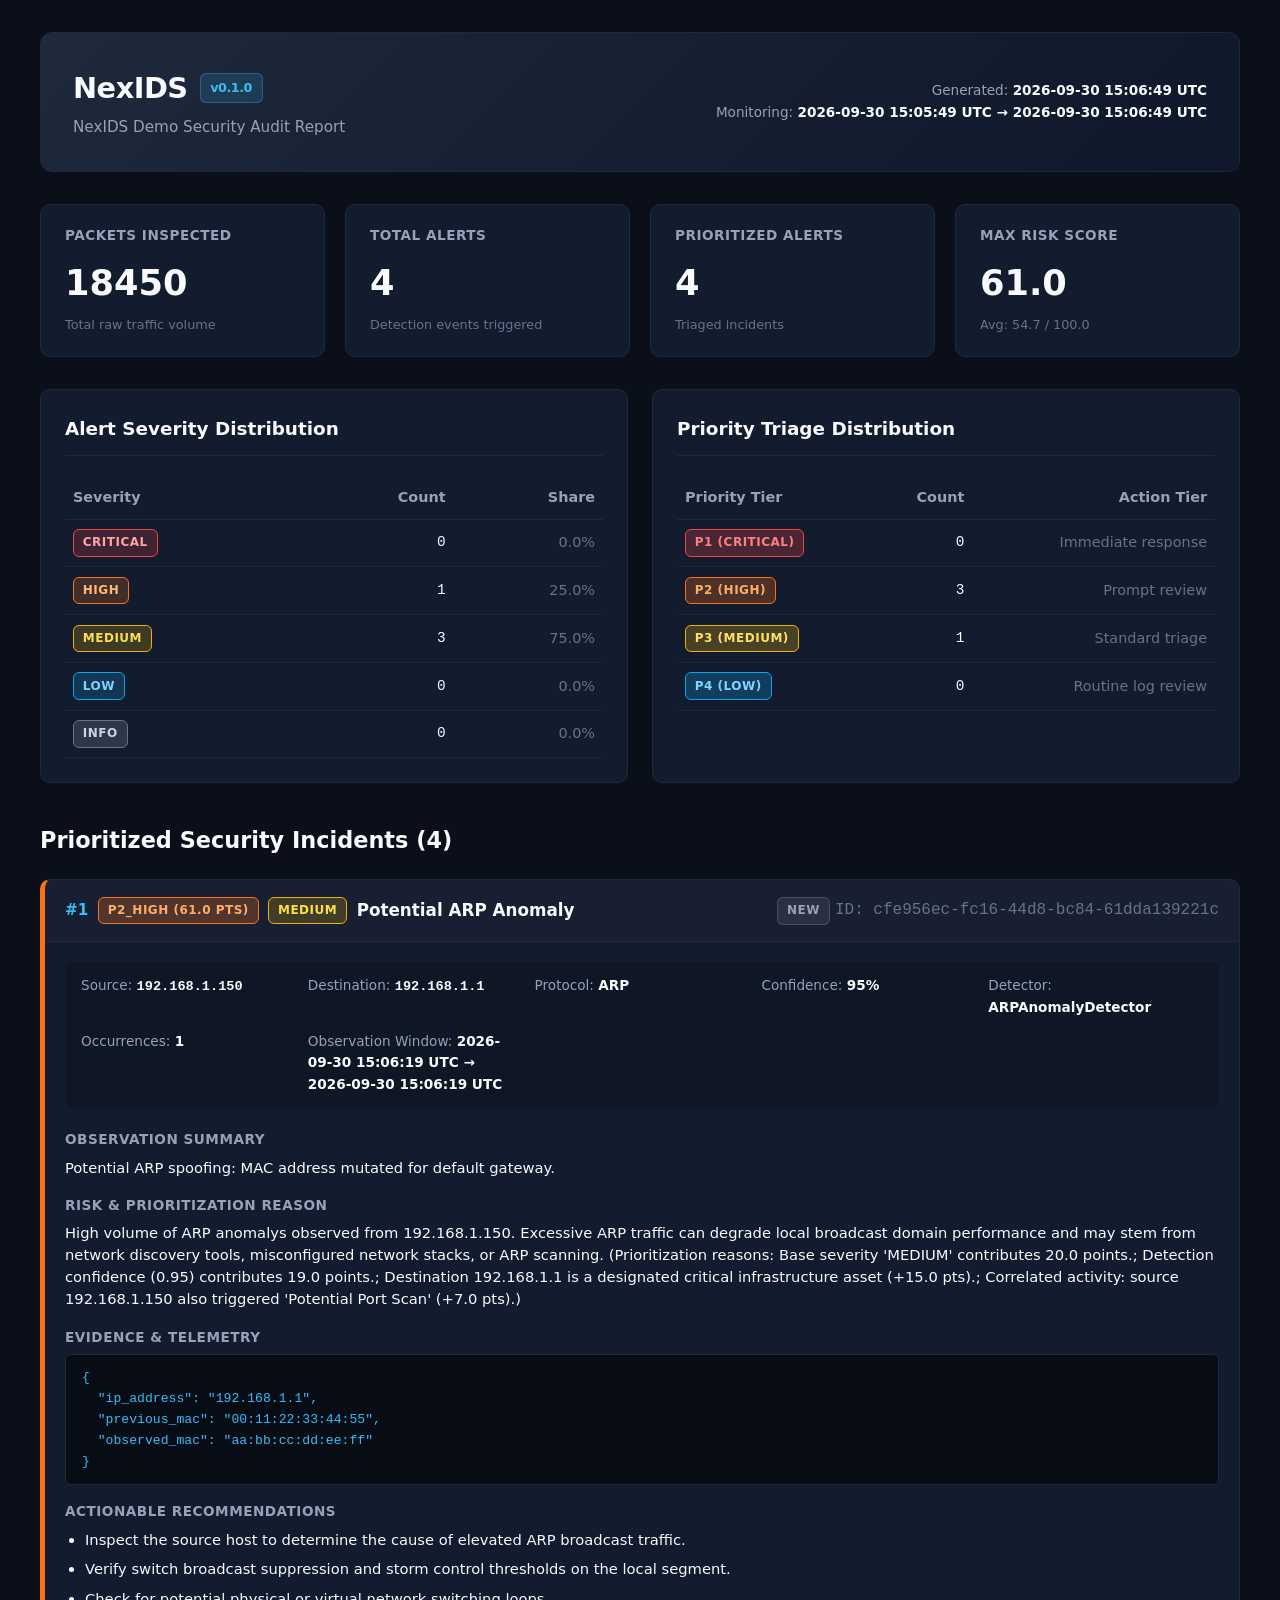
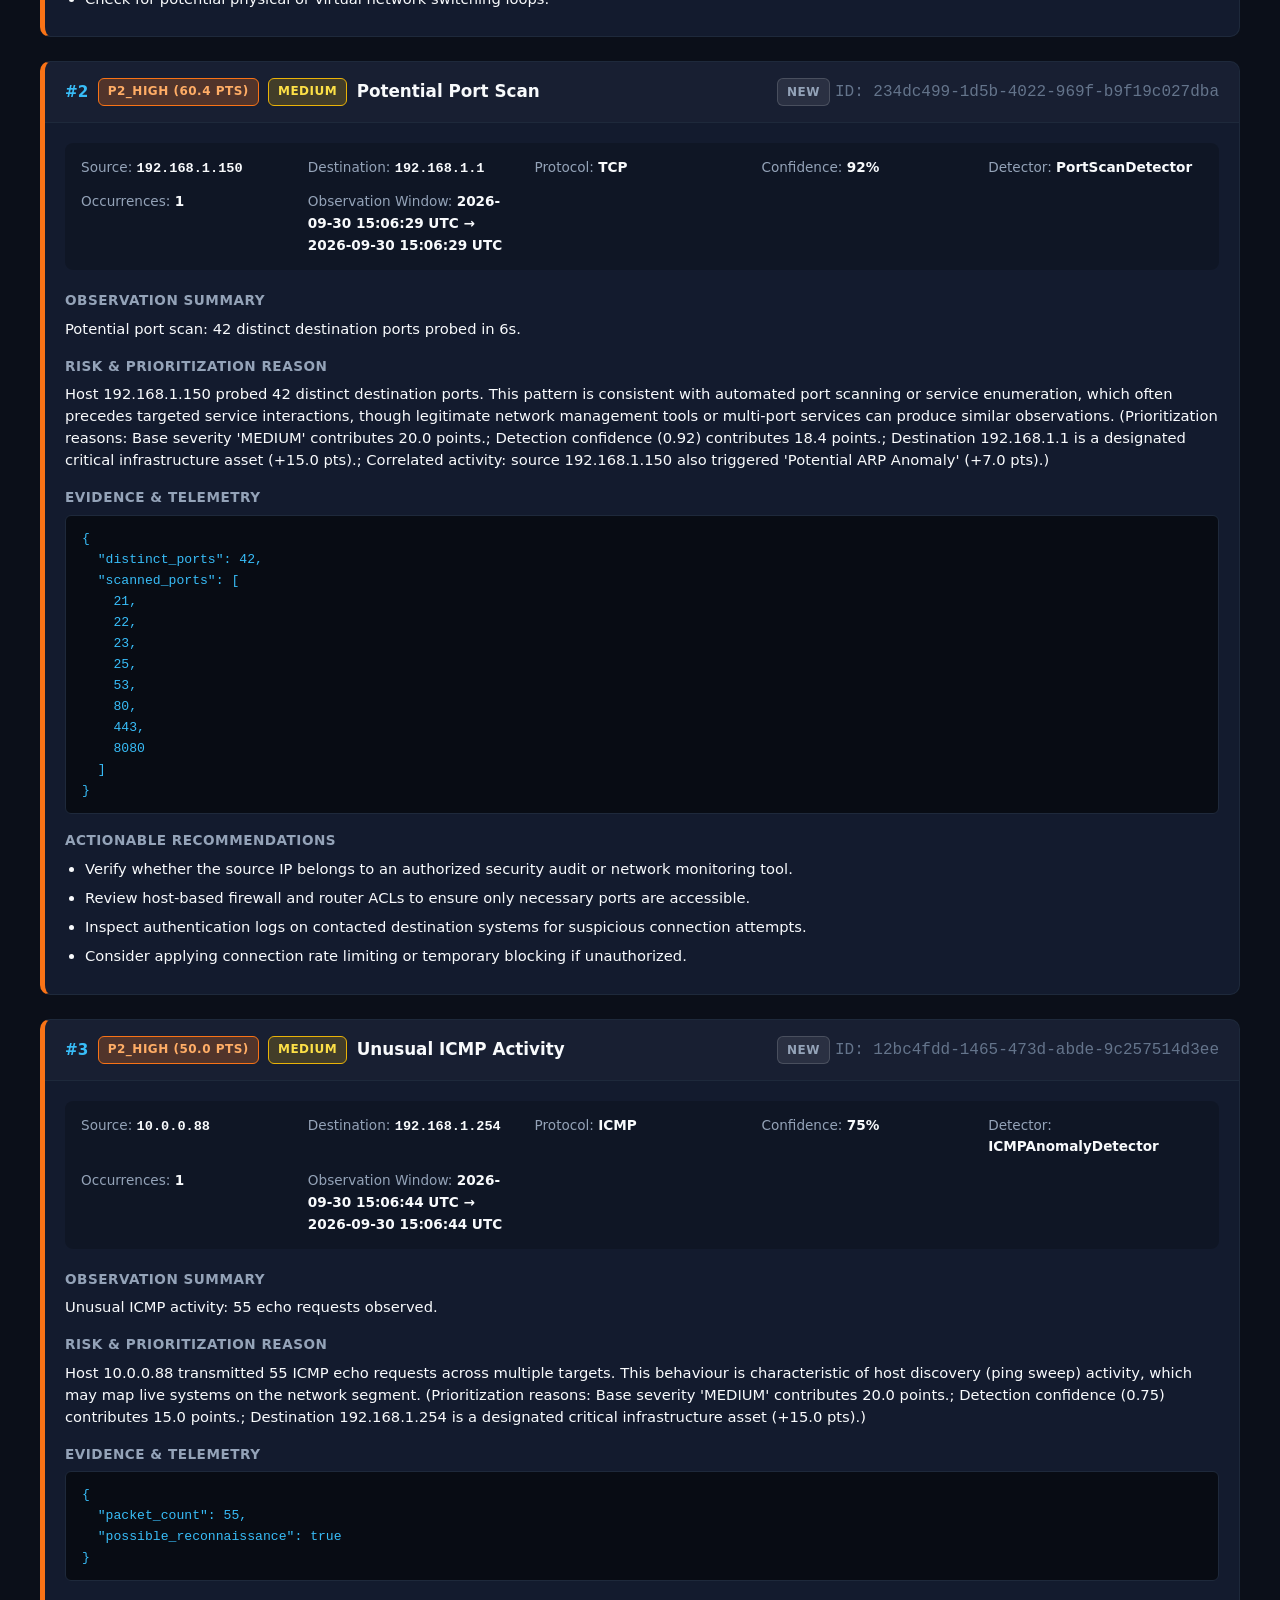
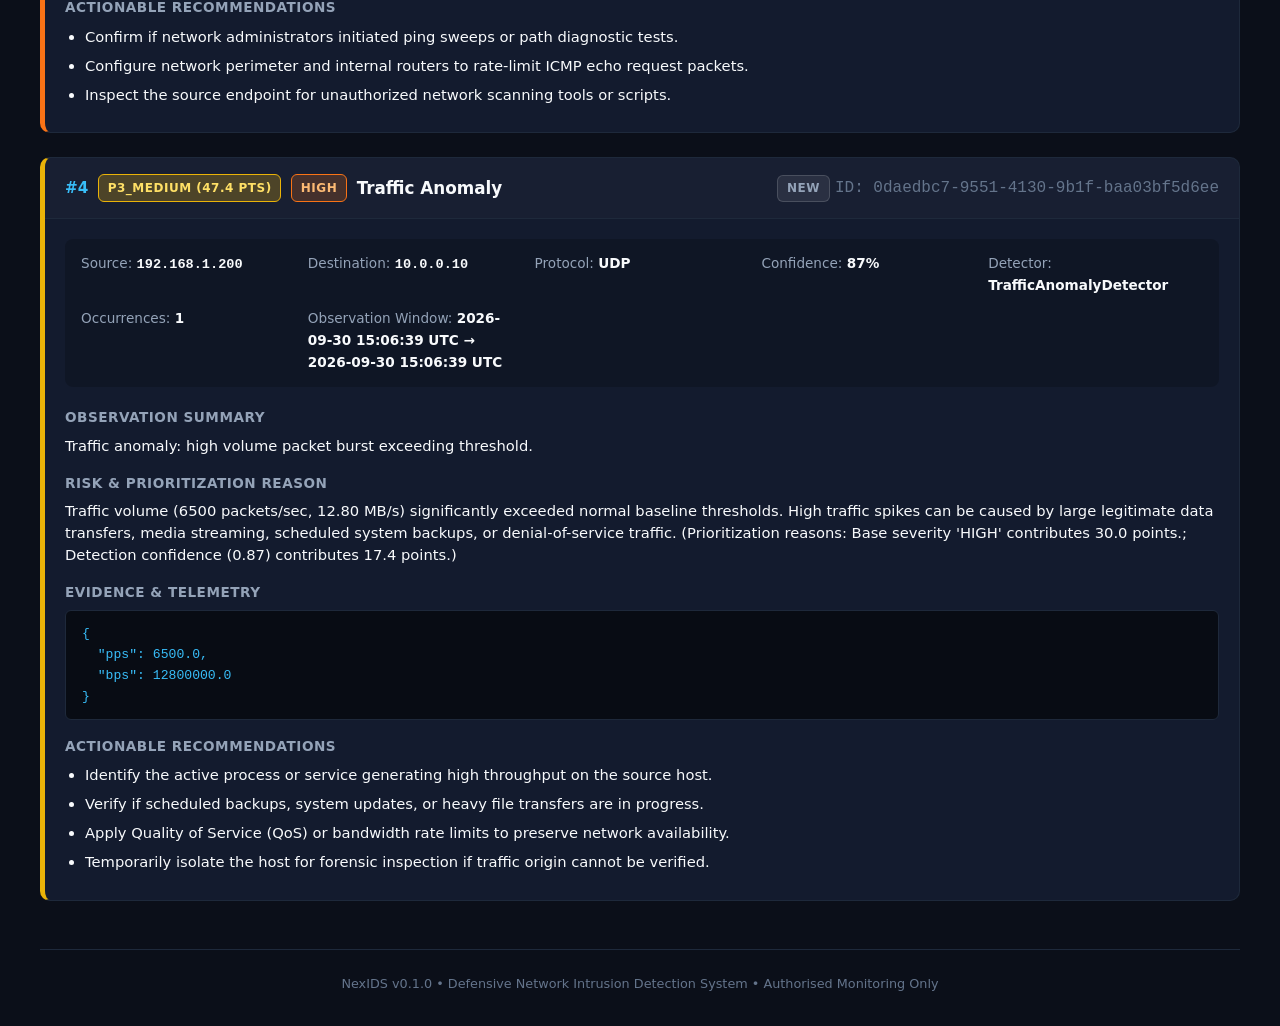
<file: reports/nexids_report_2026-09-30_150649.html>
<!DOCTYPE html>
<html lang="en">
<head>
    <meta charset="UTF-8">
    <meta name="viewport" content="width=device-width, initial-scale=1.0">
    <title>NexIDS Demo Security Audit Report</title>
    <style>
        :root {
            --bg-color: #0b0f19;
            --surface-color: #131b2e;
            --surface-border: #1e293b;
            --text-primary: #f8fafc;
            --text-secondary: #94a3b8;
            --text-muted: #64748b;
            --accent-blue: #38bdf8;
            --accent-cyan: #06b6d4;
            --danger: #ef4444;
            --warning: #f59e0b;
            --info: #3b82f6;
            --success: #10b981;
        }

        * {
            box-sizing: border-box;
            margin: 0;
            padding: 0;
        }

        body {
            font-family: system-ui, -apple-system, BlinkMacSystemFont, "Segoe UI", Roboto, Oxygen, Ubuntu, Cantarell, sans-serif;
            background-color: var(--bg-color);
            color: var(--text-primary);
            line-height: 1.6;
            padding: 2rem 1.5rem;
        }

        .container {
            max-width: 1200px;
            margin: 0 auto;
        }

        /* Header */
        header {
            background: linear-gradient(135deg, #1e293b 0%, #0f172a 100%);
            border: 1px solid var(--surface-border);
            border-radius: 12px;
            padding: 2rem;
            margin-bottom: 2rem;
            display: flex;
            justify-content: space-between;
            align-items: center;
            flex-wrap: wrap;
            gap: 1.5rem;
        }

        .brand-title {
            font-size: 1.8rem;
            font-weight: 700;
            letter-spacing: -0.5px;
            color: var(--text-primary);
            display: flex;
            align-items: center;
            gap: 0.75rem;
        }

        .brand-badge {
            background: rgba(56, 189, 248, 0.15);
            color: var(--accent-blue);
            font-size: 0.8rem;
            font-weight: 600;
            padding: 0.25rem 0.6rem;
            border-radius: 6px;
            border: 1px solid rgba(56, 189, 248, 0.3);
        }

        .report-subtitle {
            color: var(--text-secondary);
            font-size: 0.95rem;
            margin-top: 0.25rem;
        }

        .header-meta {
            text-align: right;
            font-size: 0.85rem;
            color: var(--text-secondary);
        }

        .header-meta strong {
            color: var(--text-primary);
        }

        /* Stats Grid */
        .stats-grid {
            display: grid;
            grid-template-columns: repeat(auto-fit, minmax(220px, 1fr));
            gap: 1.25rem;
            margin-bottom: 2rem;
        }

        .stat-card {
            background: var(--surface-color);
            border: 1px solid var(--surface-border);
            border-radius: 10px;
            padding: 1.25rem 1.5rem;
            display: flex;
            flex-direction: column;
            justify-content: space-between;
        }

        .stat-label {
            font-size: 0.85rem;
            text-transform: uppercase;
            font-weight: 600;
            letter-spacing: 0.5px;
            color: var(--text-secondary);
        }

        .stat-value {
            font-size: 2.2rem;
            font-weight: 700;
            margin-top: 0.5rem;
            color: var(--text-primary);
        }

        .stat-subtext {
            font-size: 0.8rem;
            color: var(--text-muted);
            margin-top: 0.25rem;
        }

        /* Summary Section */
        .summary-section {
            display: grid;
            grid-template-columns: 1fr 1fr;
            gap: 1.5rem;
            margin-bottom: 2.5rem;
        }

        @media (max-width: 800px) {
            .summary-section {
                grid-template-columns: 1fr;
            }
            .header-meta {
                text-align: left;
            }
        }

        .summary-card {
            background: var(--surface-color);
            border: 1px solid var(--surface-border);
            border-radius: 10px;
            padding: 1.5rem;
        }

        .summary-title {
            font-size: 1.15rem;
            font-weight: 600;
            margin-bottom: 1.25rem;
            color: var(--text-primary);
            border-bottom: 1px solid var(--surface-border);
            padding-bottom: 0.75rem;
        }

        .distribution-table {
            width: 100%;
            border-collapse: collapse;
            font-size: 0.9rem;
        }

        .distribution-table th, .distribution-table td {
            padding: 0.6rem 0.5rem;
            text-align: left;
        }

        .distribution-table th {
            color: var(--text-secondary);
            font-weight: 600;
            border-bottom: 1px solid var(--surface-border);
        }

        .distribution-table td {
            border-bottom: 1px solid rgba(255, 255, 255, 0.05);
        }

        .text-right {
            text-align: right !important;
        }

        /* Badges */
        .badge {
            display: inline-block;
            padding: 0.2rem 0.55rem;
            border-radius: 6px;
            font-size: 0.75rem;
            font-weight: 700;
            text-transform: uppercase;
            letter-spacing: 0.5px;
        }

        .badge-sev-critical { background: rgba(239, 68, 68, 0.2); color: #fca5a5; border: 1px solid #ef4444; }
        .badge-sev-high { background: rgba(249, 115, 22, 0.2); color: #fdba74; border: 1px solid #f97316; }
        .badge-sev-medium { background: rgba(234, 179, 8, 0.2); color: #fde047; border: 1px solid #eab308; }
        .badge-sev-low { background: rgba(14, 165, 233, 0.2); color: #7dd3fc; border: 1px solid #0ea5e9; }
        .badge-sev-info { background: rgba(148, 163, 184, 0.2); color: #cbd5e1; border: 1px solid #64748b; }

        .badge-pri-p1_critical { background: rgba(239, 68, 68, 0.25); color: #ff8080; border: 1px solid #ef4444; }
        .badge-pri-p2_high { background: rgba(249, 115, 22, 0.25); color: #ffad66; border: 1px solid #f97316; }
        .badge-pri-p3_medium { background: rgba(234, 179, 8, 0.25); color: #ffe066; border: 1px solid #eab308; }
        .badge-pri-p4_low { background: rgba(14, 165, 233, 0.25); color: #80d4ff; border: 1px solid #0ea5e9; }

        .badge-status { background: rgba(255, 255, 255, 0.08); color: var(--text-secondary); border: 1px solid rgba(255, 255, 255, 0.15); }

        /* Alert Cards */
        .section-header {
            font-size: 1.4rem;
            font-weight: 700;
            margin-bottom: 1.25rem;
            color: var(--text-primary);
        }

        .alert-card {
            background: var(--surface-color);
            border: 1px solid var(--surface-border);
            border-radius: 10px;
            margin-bottom: 1.5rem;
            overflow: hidden;
            transition: border-color 0.2s;
        }

        .alert-card.priority-p1_critical { border-left: 5px solid #ef4444; }
        .alert-card.priority-p2_high { border-left: 5px solid #f97316; }
        .alert-card.priority-p3_medium { border-left: 5px solid #eab308; }
        .alert-card.priority-p4_low { border-left: 5px solid #0ea5e9; }

        .alert-card-header {
            background: rgba(255, 255, 255, 0.02);
            border-bottom: 1px solid var(--surface-border);
            padding: 1rem 1.25rem;
            display: flex;
            justify-content: space-between;
            align-items: center;
            flex-wrap: wrap;
            gap: 0.75rem;
        }

        .alert-header-left {
            display: flex;
            align-items: center;
            gap: 0.6rem;
            flex-wrap: wrap;
        }

        .rank-indicator {
            font-size: 0.95rem;
            font-weight: 700;
            color: var(--accent-blue);
        }

        .alert-title {
            font-size: 1.05rem;
            font-weight: 600;
            color: var(--text-primary);
        }

        .alert-card-body {
            padding: 1.25rem;
        }

        .alert-meta-grid {
            display: grid;
            grid-template-columns: repeat(auto-fit, minmax(200px, 1fr));
            gap: 0.75rem;
            background: rgba(0, 0, 0, 0.2);
            padding: 0.85rem 1rem;
            border-radius: 8px;
            font-size: 0.85rem;
            margin-bottom: 1.25rem;
        }

        .meta-label {
            color: var(--text-secondary);
            font-weight: 500;
        }

        .meta-value {
            color: var(--text-primary);
            font-weight: 600;
        }

        .mono {
            font-family: ui-monospace, SFMono-Regular, Menlo, Monaco, Consolas, "Liberation Mono", monospace;
        }

        .alert-section {
            margin-top: 1rem;
        }

        .section-subtitle {
            font-size: 0.85rem;
            text-transform: uppercase;
            font-weight: 600;
            color: var(--text-secondary);
            margin-bottom: 0.35rem;
            letter-spacing: 0.5px;
        }

        .section-text {
            font-size: 0.92rem;
            color: var(--text-primary);
            line-height: 1.5;
        }

        pre {
            background: #080c14;
            border: 1px solid var(--surface-border);
            border-radius: 6px;
            padding: 0.75rem 1rem;
            overflow-x: auto;
            font-family: ui-monospace, SFMono-Regular, Menlo, Monaco, Consolas, monospace;
            font-size: 0.82rem;
            color: #38bdf8;
            margin-top: 0.25rem;
        }

        .recommendations-list {
            margin-left: 1.25rem;
            font-size: 0.92rem;
            color: var(--text-primary);
            margin-top: 0.25rem;
        }

        .recommendations-list li {
            margin-bottom: 0.35rem;
        }

        .empty-state {
            background: var(--surface-color);
            border: 1px dashed var(--surface-border);
            border-radius: 10px;
            padding: 3rem 1.5rem;
            text-align: center;
        }

        .text-muted {
            color: var(--text-muted);
        }

        footer {
            margin-top: 3rem;
            text-align: center;
            font-size: 0.8rem;
            color: var(--text-muted);
            border-top: 1px solid var(--surface-border);
            padding-top: 1.5rem;
        }
    </style>
</head>
<body>
    <div class="container">
        <!-- Header -->
        <header>
            <div>
                <div class="brand-title">
                    <span>NexIDS</span>
                    <span class="brand-badge">v0.1.0</span>
                </div>
                <div class="report-subtitle">NexIDS Demo Security Audit Report</div>
            </div>
            <div class="header-meta">
                <div>Generated: <strong>2026-09-30 15:06:49 UTC</strong></div>
                <div>Monitoring: <strong>2026-09-30 15:05:49 UTC &rarr; 2026-09-30 15:06:49 UTC</strong></div>
            </div>
        </header>

        <!-- Stats Overview -->
        <div class="stats-grid">
            <div class="stat-card">
                <span class="stat-label">Packets Inspected</span>
                <span class="stat-value">18450</span>
                <span class="stat-subtext">Total raw traffic volume</span>
            </div>
            <div class="stat-card">
                <span class="stat-label">Total Alerts</span>
                <span class="stat-value">4</span>
                <span class="stat-subtext">Detection events triggered</span>
            </div>
            <div class="stat-card">
                <span class="stat-label">Prioritized Alerts</span>
                <span class="stat-value">4</span>
                <span class="stat-subtext">Triaged incidents</span>
            </div>
            <div class="stat-card">
                <span class="stat-label">Max Risk Score</span>
                <span class="stat-value">61.0</span>
                <span class="stat-subtext">Avg: 54.7 / 100.0</span>
            </div>
        </div>

        <!-- Summary Tables -->
        <div class="summary-section">
            <div class="summary-card">
                <div class="summary-title">Alert Severity Distribution</div>
                <table class="distribution-table">
                    <thead>
                        <tr>
                            <th>Severity</th>
                            <th class="text-right">Count</th>
                            <th class="text-right">Share</th>
                        </tr>
                    </thead>
                    <tbody>
                        <tr>
                            <td><span class="badge badge-sev-critical">CRITICAL</span></td>
                            <td class="text-right mono">0</td>
                            <td class="text-right text-muted">0.0%</td>
                        </tr>
                        <tr>
                            <td><span class="badge badge-sev-high">HIGH</span></td>
                            <td class="text-right mono">1</td>
                            <td class="text-right text-muted">25.0%</td>
                        </tr>
                        <tr>
                            <td><span class="badge badge-sev-medium">MEDIUM</span></td>
                            <td class="text-right mono">3</td>
                            <td class="text-right text-muted">75.0%</td>
                        </tr>
                        <tr>
                            <td><span class="badge badge-sev-low">LOW</span></td>
                            <td class="text-right mono">0</td>
                            <td class="text-right text-muted">0.0%</td>
                        </tr>
                        <tr>
                            <td><span class="badge badge-sev-info">INFO</span></td>
                            <td class="text-right mono">0</td>
                            <td class="text-right text-muted">0.0%</td>
                        </tr>
                    </tbody>
                </table>
            </div>

            <div class="summary-card">
                <div class="summary-title">Priority Triage Distribution</div>
                <table class="distribution-table">
                    <thead>
                        <tr>
                            <th>Priority Tier</th>
                            <th class="text-right">Count</th>
                            <th class="text-right">Action Tier</th>
                        </tr>
                    </thead>
                    <tbody>
                        <tr>
                            <td><span class="badge badge-pri-p1_critical">P1 (Critical)</span></td>
                            <td class="text-right mono">0</td>
                            <td class="text-right text-muted">Immediate response</td>
                        </tr>
                        <tr>
                            <td><span class="badge badge-pri-p2_high">P2 (High)</span></td>
                            <td class="text-right mono">3</td>
                            <td class="text-right text-muted">Prompt review</td>
                        </tr>
                        <tr>
                            <td><span class="badge badge-pri-p3_medium">P3 (Medium)</span></td>
                            <td class="text-right mono">1</td>
                            <td class="text-right text-muted">Standard triage</td>
                        </tr>
                        <tr>
                            <td><span class="badge badge-pri-p4_low">P4 (Low)</span></td>
                            <td class="text-right mono">0</td>
                            <td class="text-right text-muted">Routine log review</td>
                        </tr>
                    </tbody>
                </table>
            </div>
        </div>

        <!-- Priority Alerts Section -->
        <div class="section-header">Prioritized Security Incidents (4)</div>
        
                <div class="alert-card priority-p2_high">
                    <div class="alert-card-header">
                        <div class="alert-header-left">
                            <span class="rank-indicator">#1</span>
                            <span class="badge badge-pri-p2_high">P2_HIGH (61.0 pts)</span>
                            <span class="badge badge-sev-medium">MEDIUM</span>
                            <span class="alert-title">Potential ARP Anomaly</span>
                        </div>
                        <div class="alert-header-right">
                            <span class="badge badge-status">NEW</span>
                            <span class="alert-id mono text-muted">ID: cfe956ec-fc16-44d8-bc84-61dda139221c</span>
                        </div>
                    </div>
                    <div class="alert-card-body">
                        <div class="alert-meta-grid">
                            <div><span class="meta-label">Source:</span> <span class="meta-value mono">192.168.1.150</span></div>
                            <div><span class="meta-label">Destination:</span> <span class="meta-value mono">192.168.1.1</span></div>
                            <div><span class="meta-label">Protocol:</span> <span class="meta-value">ARP</span></div>
                            <div><span class="meta-label">Confidence:</span> <span class="meta-value">95%</span></div>
                            <div><span class="meta-label">Detector:</span> <span class="meta-value">ARPAnomalyDetector</span></div>
                            <div><span class="meta-label">Occurrences:</span> <span class="meta-value">1</span></div>
                            <div><span class="meta-label">Observation Window:</span> <span class="meta-value">2026-09-30 15:06:19 UTC &rarr; 2026-09-30 15:06:19 UTC</span></div>
                        </div>

                        <div class="alert-section">
                            <div class="section-subtitle">Observation Summary</div>
                            <p class="section-text">Potential ARP spoofing: MAC address mutated for default gateway.</p>
                        </div>

                        <div class="alert-section">
                            <div class="section-subtitle">Risk & Prioritization Reason</div>
                            <p class="section-text">High volume of ARP anomalys observed from 192.168.1.150. Excessive ARP traffic can degrade local broadcast domain performance and may stem from network discovery tools, misconfigured network stacks, or ARP scanning. (Prioritization reasons: Base severity &#x27;MEDIUM&#x27; contributes 20.0 points.; Detection confidence (0.95) contributes 19.0 points.; Destination 192.168.1.1 is a designated critical infrastructure asset (+15.0 pts).; Correlated activity: source 192.168.1.150 also triggered &#x27;Potential Port Scan&#x27; (+7.0 pts).)</p>
                        </div>

                        <div class="alert-section">
                            <div class="section-subtitle">Evidence & Telemetry</div>
                            <pre><code>{
  &quot;ip_address&quot;: &quot;192.168.1.1&quot;,
  &quot;previous_mac&quot;: &quot;00:11:22:33:44:55&quot;,
  &quot;observed_mac&quot;: &quot;aa:bb:cc:dd:ee:ff&quot;
}</code></pre>
                        </div>

                        <div class="alert-section">
                            <div class="section-subtitle">Actionable Recommendations</div>
                            <ul class='recommendations-list'><li>Inspect the source host to determine the cause of elevated ARP broadcast traffic.</li><li>Verify switch broadcast suppression and storm control thresholds on the local segment.</li><li>Check for potential physical or virtual network switching loops.</li></ul>
                        </div>
                    </div>
                </div>
                

                <div class="alert-card priority-p2_high">
                    <div class="alert-card-header">
                        <div class="alert-header-left">
                            <span class="rank-indicator">#2</span>
                            <span class="badge badge-pri-p2_high">P2_HIGH (60.4 pts)</span>
                            <span class="badge badge-sev-medium">MEDIUM</span>
                            <span class="alert-title">Potential Port Scan</span>
                        </div>
                        <div class="alert-header-right">
                            <span class="badge badge-status">NEW</span>
                            <span class="alert-id mono text-muted">ID: 234dc499-1d5b-4022-969f-b9f19c027dba</span>
                        </div>
                    </div>
                    <div class="alert-card-body">
                        <div class="alert-meta-grid">
                            <div><span class="meta-label">Source:</span> <span class="meta-value mono">192.168.1.150</span></div>
                            <div><span class="meta-label">Destination:</span> <span class="meta-value mono">192.168.1.1</span></div>
                            <div><span class="meta-label">Protocol:</span> <span class="meta-value">TCP</span></div>
                            <div><span class="meta-label">Confidence:</span> <span class="meta-value">92%</span></div>
                            <div><span class="meta-label">Detector:</span> <span class="meta-value">PortScanDetector</span></div>
                            <div><span class="meta-label">Occurrences:</span> <span class="meta-value">1</span></div>
                            <div><span class="meta-label">Observation Window:</span> <span class="meta-value">2026-09-30 15:06:29 UTC &rarr; 2026-09-30 15:06:29 UTC</span></div>
                        </div>

                        <div class="alert-section">
                            <div class="section-subtitle">Observation Summary</div>
                            <p class="section-text">Potential port scan: 42 distinct destination ports probed in 6s.</p>
                        </div>

                        <div class="alert-section">
                            <div class="section-subtitle">Risk & Prioritization Reason</div>
                            <p class="section-text">Host 192.168.1.150 probed 42 distinct destination ports. This pattern is consistent with automated port scanning or service enumeration, which often precedes targeted service interactions, though legitimate network management tools or multi-port services can produce similar observations. (Prioritization reasons: Base severity &#x27;MEDIUM&#x27; contributes 20.0 points.; Detection confidence (0.92) contributes 18.4 points.; Destination 192.168.1.1 is a designated critical infrastructure asset (+15.0 pts).; Correlated activity: source 192.168.1.150 also triggered &#x27;Potential ARP Anomaly&#x27; (+7.0 pts).)</p>
                        </div>

                        <div class="alert-section">
                            <div class="section-subtitle">Evidence & Telemetry</div>
                            <pre><code>{
  &quot;distinct_ports&quot;: 42,
  &quot;scanned_ports&quot;: [
    21,
    22,
    23,
    25,
    53,
    80,
    443,
    8080
  ]
}</code></pre>
                        </div>

                        <div class="alert-section">
                            <div class="section-subtitle">Actionable Recommendations</div>
                            <ul class='recommendations-list'><li>Verify whether the source IP belongs to an authorized security audit or network monitoring tool.</li><li>Review host-based firewall and router ACLs to ensure only necessary ports are accessible.</li><li>Inspect authentication logs on contacted destination systems for suspicious connection attempts.</li><li>Consider applying connection rate limiting or temporary blocking if unauthorized.</li></ul>
                        </div>
                    </div>
                </div>
                

                <div class="alert-card priority-p2_high">
                    <div class="alert-card-header">
                        <div class="alert-header-left">
                            <span class="rank-indicator">#3</span>
                            <span class="badge badge-pri-p2_high">P2_HIGH (50.0 pts)</span>
                            <span class="badge badge-sev-medium">MEDIUM</span>
                            <span class="alert-title">Unusual ICMP Activity</span>
                        </div>
                        <div class="alert-header-right">
                            <span class="badge badge-status">NEW</span>
                            <span class="alert-id mono text-muted">ID: 12bc4fdd-1465-473d-abde-9c257514d3ee</span>
                        </div>
                    </div>
                    <div class="alert-card-body">
                        <div class="alert-meta-grid">
                            <div><span class="meta-label">Source:</span> <span class="meta-value mono">10.0.0.88</span></div>
                            <div><span class="meta-label">Destination:</span> <span class="meta-value mono">192.168.1.254</span></div>
                            <div><span class="meta-label">Protocol:</span> <span class="meta-value">ICMP</span></div>
                            <div><span class="meta-label">Confidence:</span> <span class="meta-value">75%</span></div>
                            <div><span class="meta-label">Detector:</span> <span class="meta-value">ICMPAnomalyDetector</span></div>
                            <div><span class="meta-label">Occurrences:</span> <span class="meta-value">1</span></div>
                            <div><span class="meta-label">Observation Window:</span> <span class="meta-value">2026-09-30 15:06:44 UTC &rarr; 2026-09-30 15:06:44 UTC</span></div>
                        </div>

                        <div class="alert-section">
                            <div class="section-subtitle">Observation Summary</div>
                            <p class="section-text">Unusual ICMP activity: 55 echo requests observed.</p>
                        </div>

                        <div class="alert-section">
                            <div class="section-subtitle">Risk & Prioritization Reason</div>
                            <p class="section-text">Host 10.0.0.88 transmitted 55 ICMP echo requests across multiple targets. This behaviour is characteristic of host discovery (ping sweep) activity, which may map live systems on the network segment. (Prioritization reasons: Base severity &#x27;MEDIUM&#x27; contributes 20.0 points.; Detection confidence (0.75) contributes 15.0 points.; Destination 192.168.1.254 is a designated critical infrastructure asset (+15.0 pts).)</p>
                        </div>

                        <div class="alert-section">
                            <div class="section-subtitle">Evidence & Telemetry</div>
                            <pre><code>{
  &quot;packet_count&quot;: 55,
  &quot;possible_reconnaissance&quot;: true
}</code></pre>
                        </div>

                        <div class="alert-section">
                            <div class="section-subtitle">Actionable Recommendations</div>
                            <ul class='recommendations-list'><li>Confirm if network administrators initiated ping sweeps or path diagnostic tests.</li><li>Configure network perimeter and internal routers to rate-limit ICMP echo request packets.</li><li>Inspect the source endpoint for unauthorized network scanning tools or scripts.</li></ul>
                        </div>
                    </div>
                </div>
                

                <div class="alert-card priority-p3_medium">
                    <div class="alert-card-header">
                        <div class="alert-header-left">
                            <span class="rank-indicator">#4</span>
                            <span class="badge badge-pri-p3_medium">P3_MEDIUM (47.4 pts)</span>
                            <span class="badge badge-sev-high">HIGH</span>
                            <span class="alert-title">Traffic Anomaly</span>
                        </div>
                        <div class="alert-header-right">
                            <span class="badge badge-status">NEW</span>
                            <span class="alert-id mono text-muted">ID: 0daedbc7-9551-4130-9b1f-baa03bf5d6ee</span>
                        </div>
                    </div>
                    <div class="alert-card-body">
                        <div class="alert-meta-grid">
                            <div><span class="meta-label">Source:</span> <span class="meta-value mono">192.168.1.200</span></div>
                            <div><span class="meta-label">Destination:</span> <span class="meta-value mono">10.0.0.10</span></div>
                            <div><span class="meta-label">Protocol:</span> <span class="meta-value">UDP</span></div>
                            <div><span class="meta-label">Confidence:</span> <span class="meta-value">87%</span></div>
                            <div><span class="meta-label">Detector:</span> <span class="meta-value">TrafficAnomalyDetector</span></div>
                            <div><span class="meta-label">Occurrences:</span> <span class="meta-value">1</span></div>
                            <div><span class="meta-label">Observation Window:</span> <span class="meta-value">2026-09-30 15:06:39 UTC &rarr; 2026-09-30 15:06:39 UTC</span></div>
                        </div>

                        <div class="alert-section">
                            <div class="section-subtitle">Observation Summary</div>
                            <p class="section-text">Traffic anomaly: high volume packet burst exceeding threshold.</p>
                        </div>

                        <div class="alert-section">
                            <div class="section-subtitle">Risk & Prioritization Reason</div>
                            <p class="section-text">Traffic volume (6500 packets/sec, 12.80 MB/s) significantly exceeded normal baseline thresholds. High traffic spikes can be caused by large legitimate data transfers, media streaming, scheduled system backups, or denial-of-service traffic. (Prioritization reasons: Base severity &#x27;HIGH&#x27; contributes 30.0 points.; Detection confidence (0.87) contributes 17.4 points.)</p>
                        </div>

                        <div class="alert-section">
                            <div class="section-subtitle">Evidence & Telemetry</div>
                            <pre><code>{
  &quot;pps&quot;: 6500.0,
  &quot;bps&quot;: 12800000.0
}</code></pre>
                        </div>

                        <div class="alert-section">
                            <div class="section-subtitle">Actionable Recommendations</div>
                            <ul class='recommendations-list'><li>Identify the active process or service generating high throughput on the source host.</li><li>Verify if scheduled backups, system updates, or heavy file transfers are in progress.</li><li>Apply Quality of Service (QoS) or bandwidth rate limits to preserve network availability.</li><li>Temporarily isolate the host for forensic inspection if traffic origin cannot be verified.</li></ul>
                        </div>
                    </div>
                </div>
                

        <!-- Footer -->
        <footer>
            NexIDS v0.1.0 &bull; Defensive Network Intrusion Detection System &bull; Authorised Monitoring Only
        </footer>
    </div>
</body>
</html>
</file>
